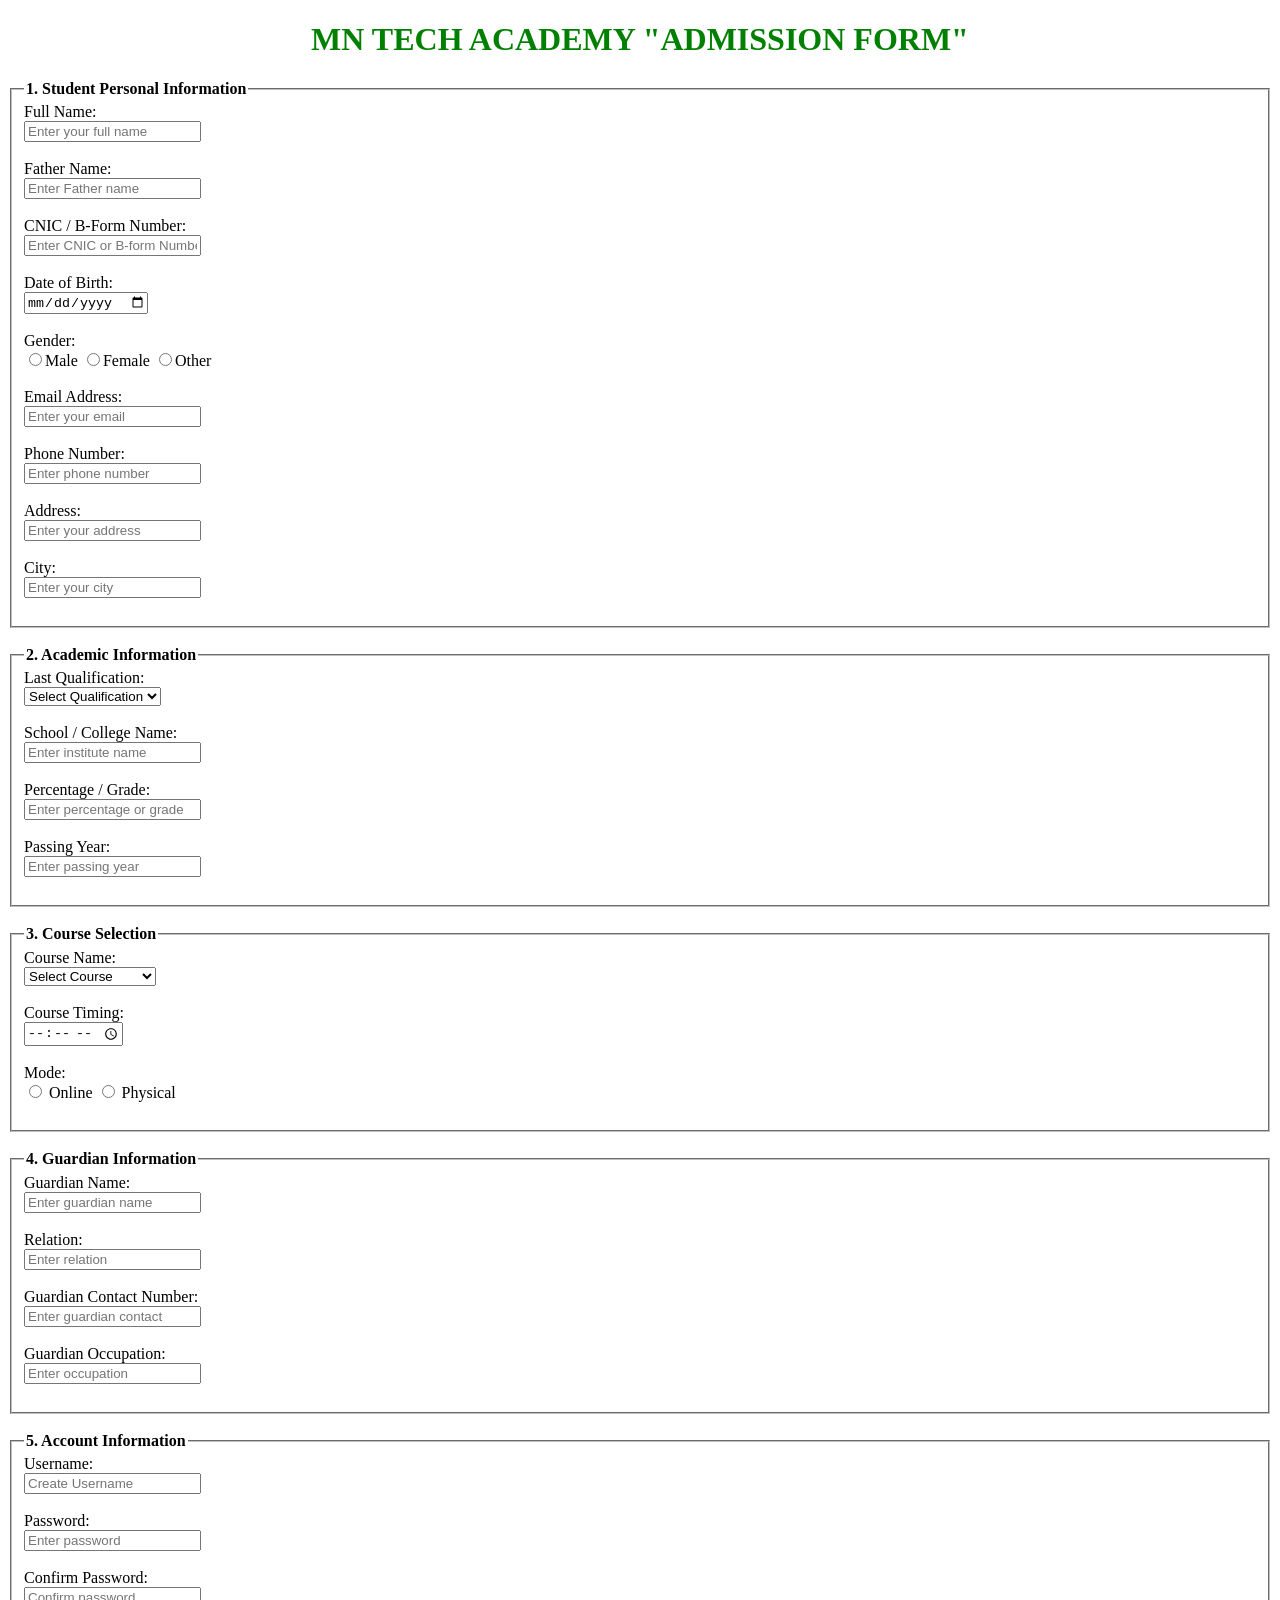
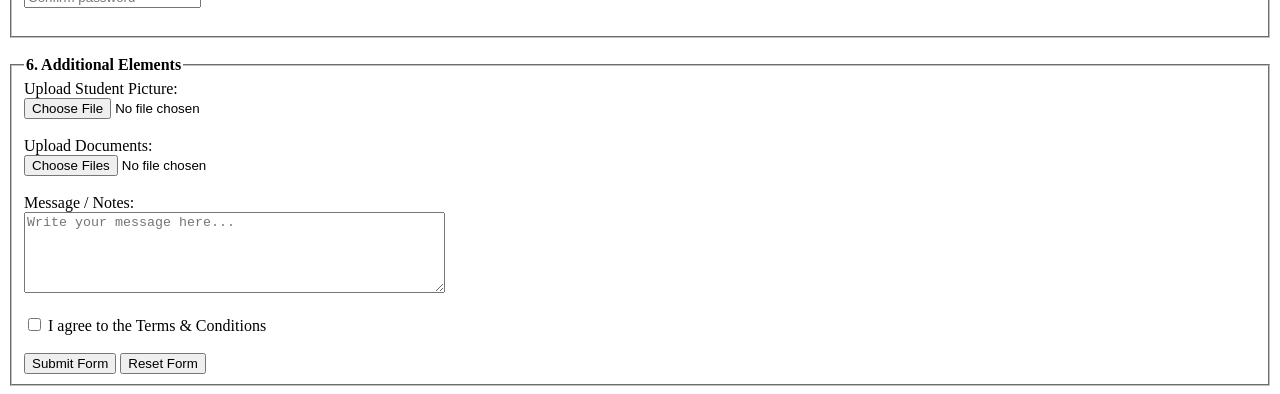
<file: Admission Form/index.html>
<!DOCTYPE html>
<html lang="en">

<head>
    <meta charset="UTF-8">
    <meta name="viewport" content="width=device-width, initial-scale=1.0">
    <title>MN Tech Academy Admission Form</title>
</head>

<body>
    <font size="3" color="green">
        <h1 align="center">MN TECH ACADEMY "ADMISSION FORM"</h1>
    </font>

    <form>

        <!-- student personal information  -->
        <fieldset>
            <legend><b>1. Student Personal Information</b></legend>

            <label>Full Name:</label><br>
            <input type="text" placeholder="Enter your full name" required> <br><br>

            <label>Father Name:</label><br>
            <input type="text" placeholder="Enter Father name" required><br><br>

            <label>CNIC / B-Form Number:</label><br>
            <input type="text" placeholder="Enter CNIC or B-form Number" required><br><br>

            <label>Date of Birth:</label><br>
            <input type="date"><br><br>

            <label>Gender:</label><br>
            <input type="radio" name="gender" value="male">Male
            <input type="radio" name="gender" value="female">Female
            <input type="radio" name="gender">Other
            <br><br>

            <label>Email Address:</label><br>
            <input type="email" placeholder="Enter your email" required><br><br>

            <label>Phone Number:</label><br>
            <input type="tel" placeholder="Enter phone number" required><br><br>

            <label>Address:</label><br>
            <input type="text" placeholder="Enter your address" required><br><br>


            <label>City:</label><br>
            <input type="text" placeholder="Enter your city" required><br><br>
        </fieldset>

        <br>

        <!-- academic information -->
        <fieldset>
            <legend><b>2. Academic Information</b></legend>

            <label>Last Qualification:</label><br>
            <select required>
                <option value="">Select Qualification</option>
                <option>Matric</option>
                <option>Intermediate</option>
                <option>Graduate</option>
                <option>Masters</option>
            </select>
            <br><br>

            <label>School / College Name:</label><br>
            <input type="text" placeholder="Enter institute name" required><br><br>

            <label>Percentage / Grade:</label><br>
            <input type="text" placeholder="Enter percentage or grade" required><br><br>

            <label>Passing Year:</label><br>
            <input type="number" placeholder="Enter passing year" required><br><br>
        </fieldset>

        <br>

        <!-- course selection -->
        <fieldset>
            <legend><b>3. Course Selection</b></legend>

            <label>Course Name:</label><br>
            <select required>
                <option value="">Select Course</option>
                <option>Web Development</option>
                <option>Graphic Designing</option>
                <option>Data Science</option>
                <option>Digital Marketing</option>
            </select>
            <br><br>

            <label>Course Timing:</label><br>
            <input type="time" required><br><br>

            <label>Mode:</label><br>
            <input type="radio" name="mode"> Online
            <input type="radio" name="mode"> Physical
            <br><br>
        </fieldset>

        <br>

        <!-- guardian information -->
        <fieldset>
            <legend><b>4. Guardian Information</b></legend>

            <label>Guardian Name:</label><br>
            <input type="text" placeholder="Enter guardian name" required><br><br>

            <label>Relation:</label><br>
            <input type="text" placeholder="Enter relation" required><br><br>

            <label>Guardian Contact Number:</label><br>
            <input type="tel" placeholder="Enter guardian contact" required><br><br>

            <label>Guardian Occupation:</label><br>
            <input type="text" placeholder="Enter occupation" required><br><br>
        </fieldset>

        <br>

        <!-- account information -->
        <fieldset>
            <legend><b>5. Account Information</b></legend>

            <label>Username:</label><br>
            <input type="text" placeholder="Create Username" required><br><br>

            <label>Password:</label><br>
            <input type="password" placeholder="Enter password" required> <br><br>


            <label>Confirm Password:</label><br>
            <input type="password" placeholder="Confirm password" required> <br><br>
        </fieldset>

        <br>

        <!-- additional elements -->
        <fieldset>
            <legend><b>6. Additional Elements</b></legend>

            <label>Upload Student Picture:</label><br>
            <input type="file" accept="image/*"><br><br>

            <label>Upload Documents:</label><br>
            <input type="file" multiple><br><br>

            <label>Message / Notes:</label><br>
            <textarea rows="5" cols="50" placeholder="Write your message here..."></textarea>
            <br><br>

            <input type="checkbox" required>
            I agree to the Terms & Conditions
            <br><br>

            <input type="submit" value="Submit Form">
            <input type="reset" value="Reset Form">

        </fieldset>
    </form>
</body>

</html>
</file>
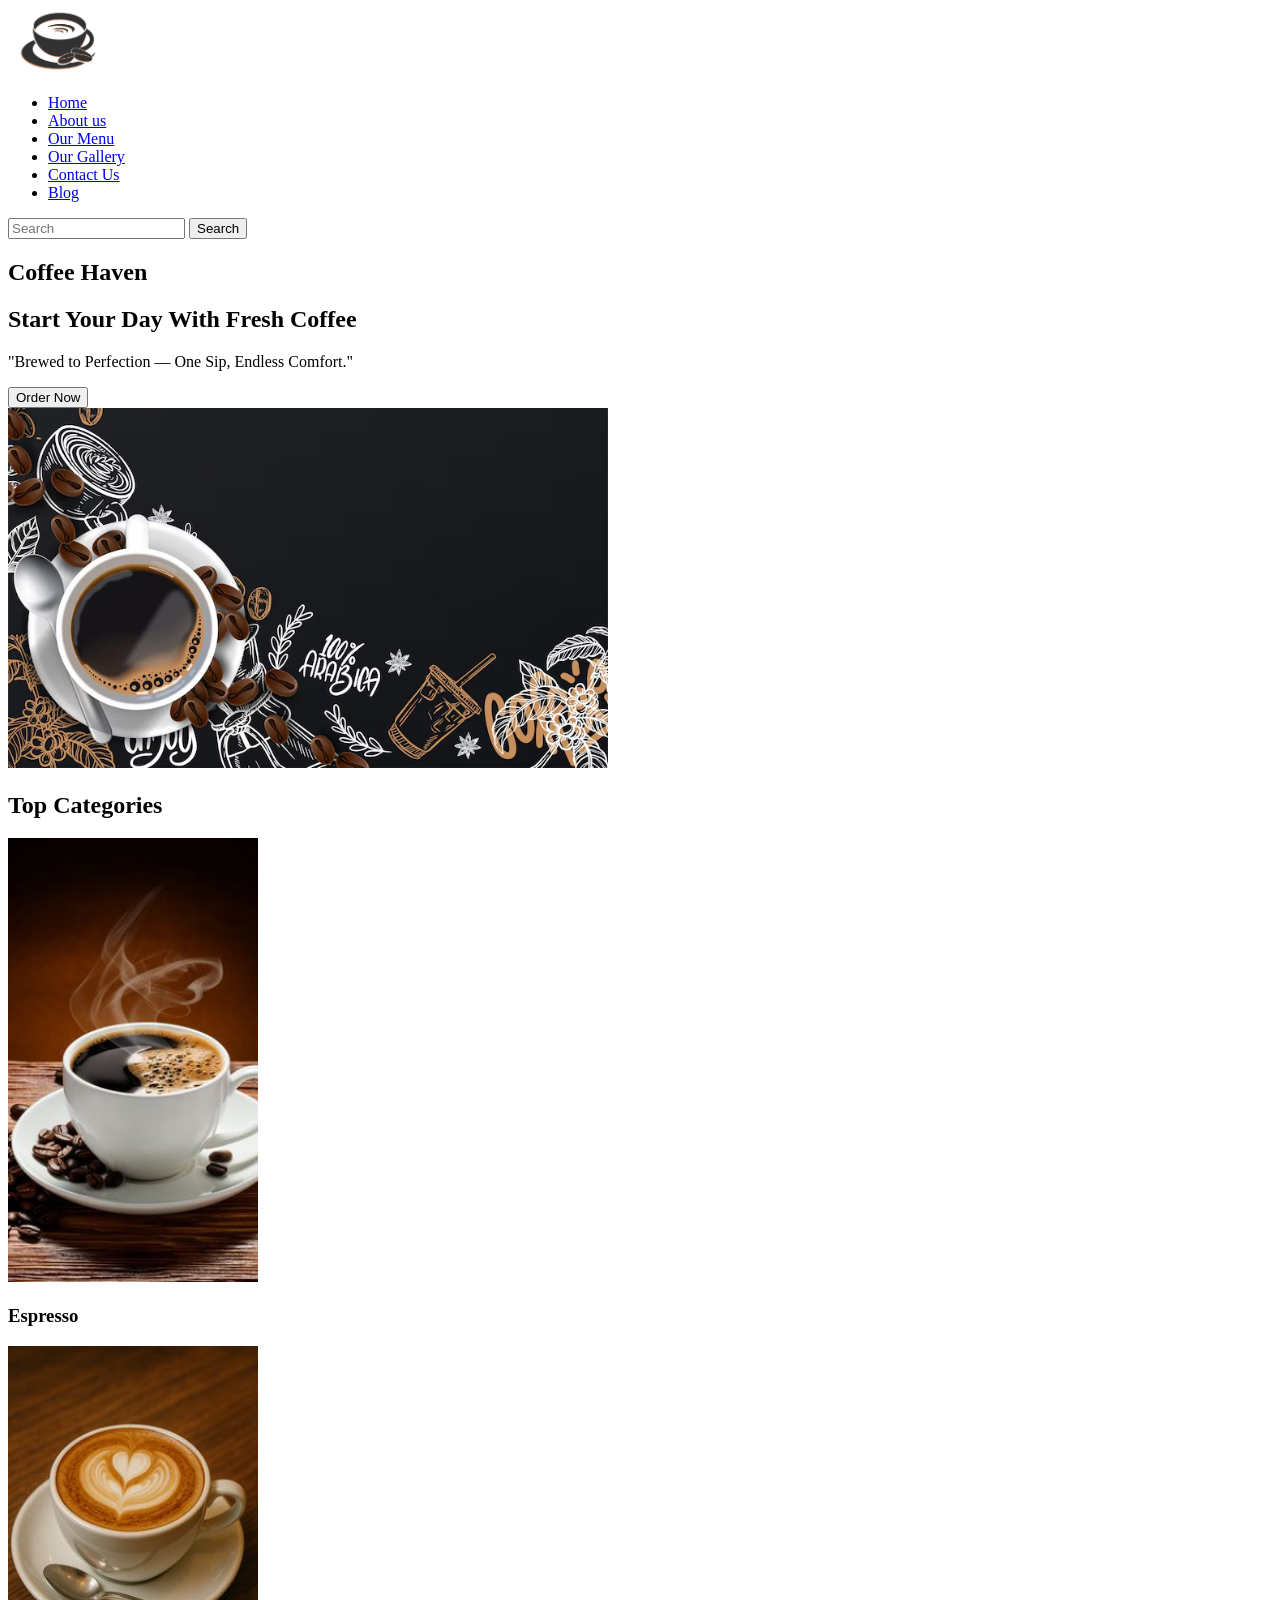
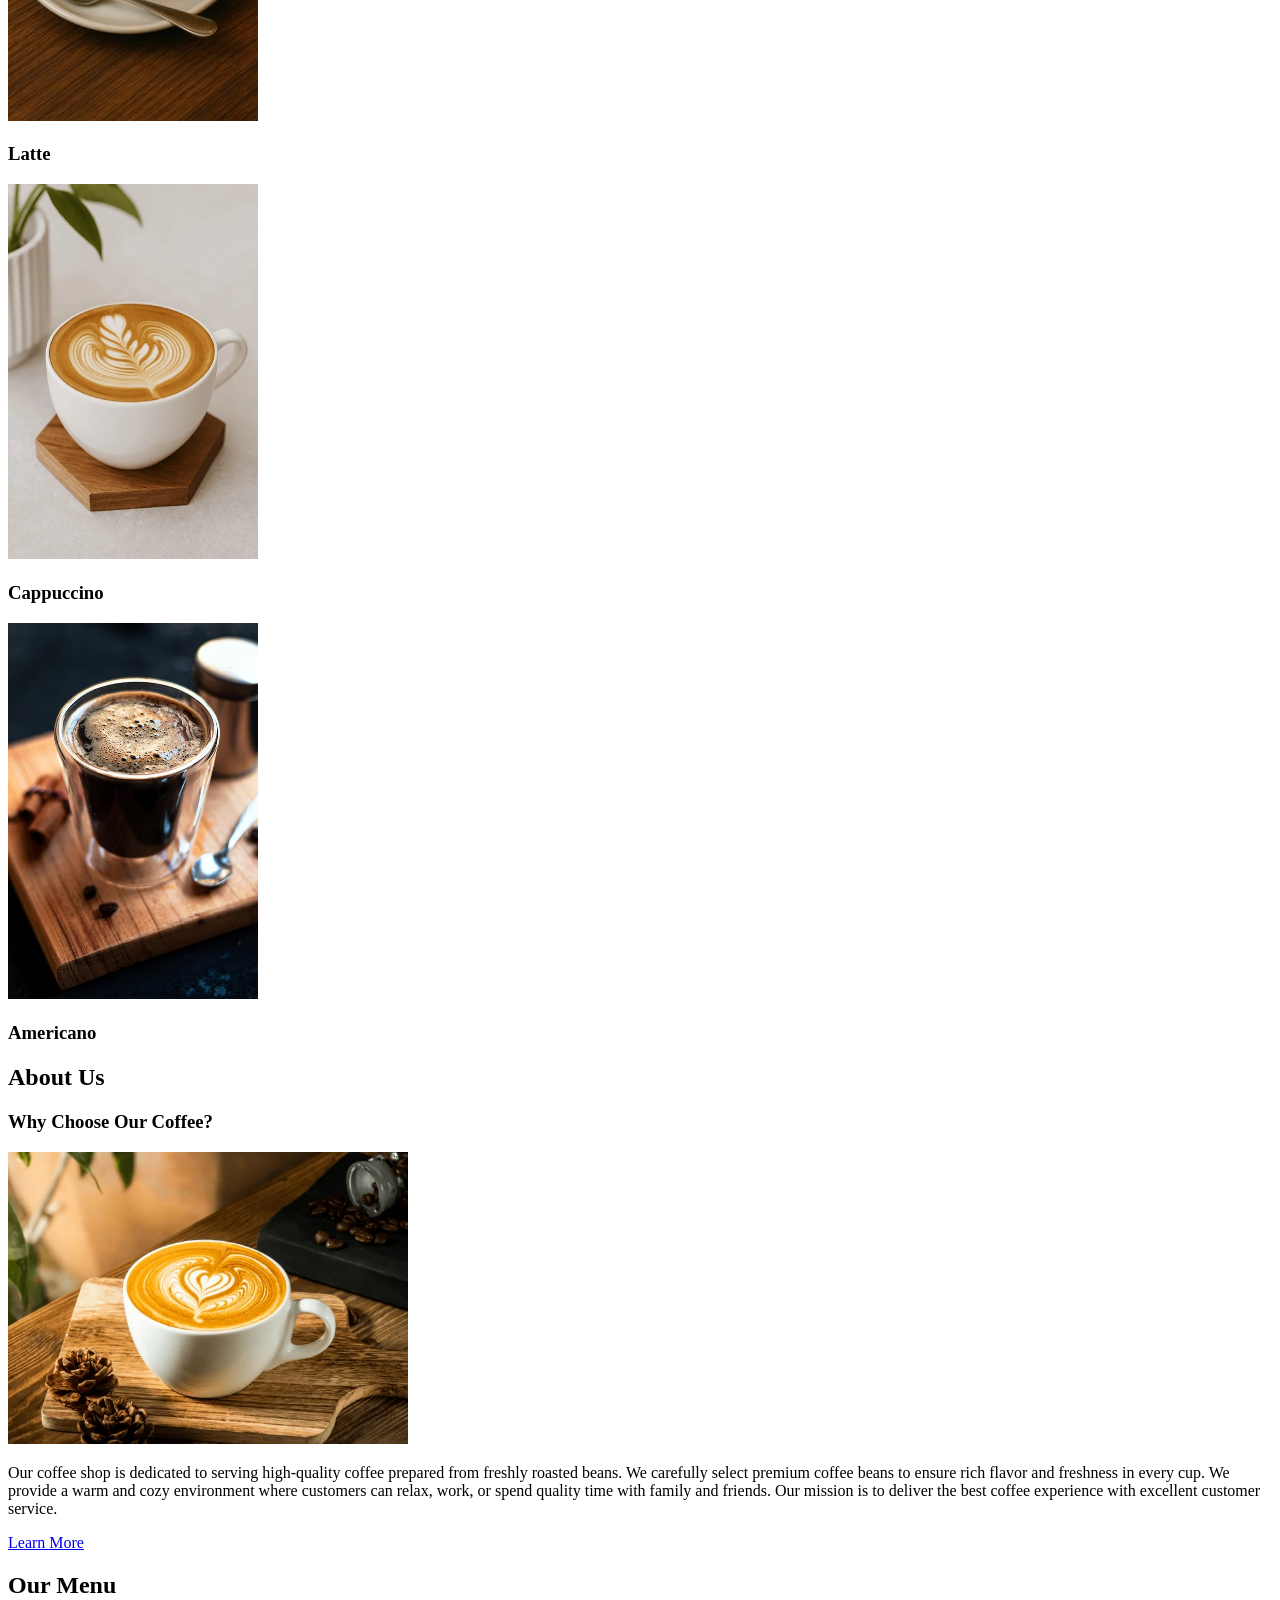
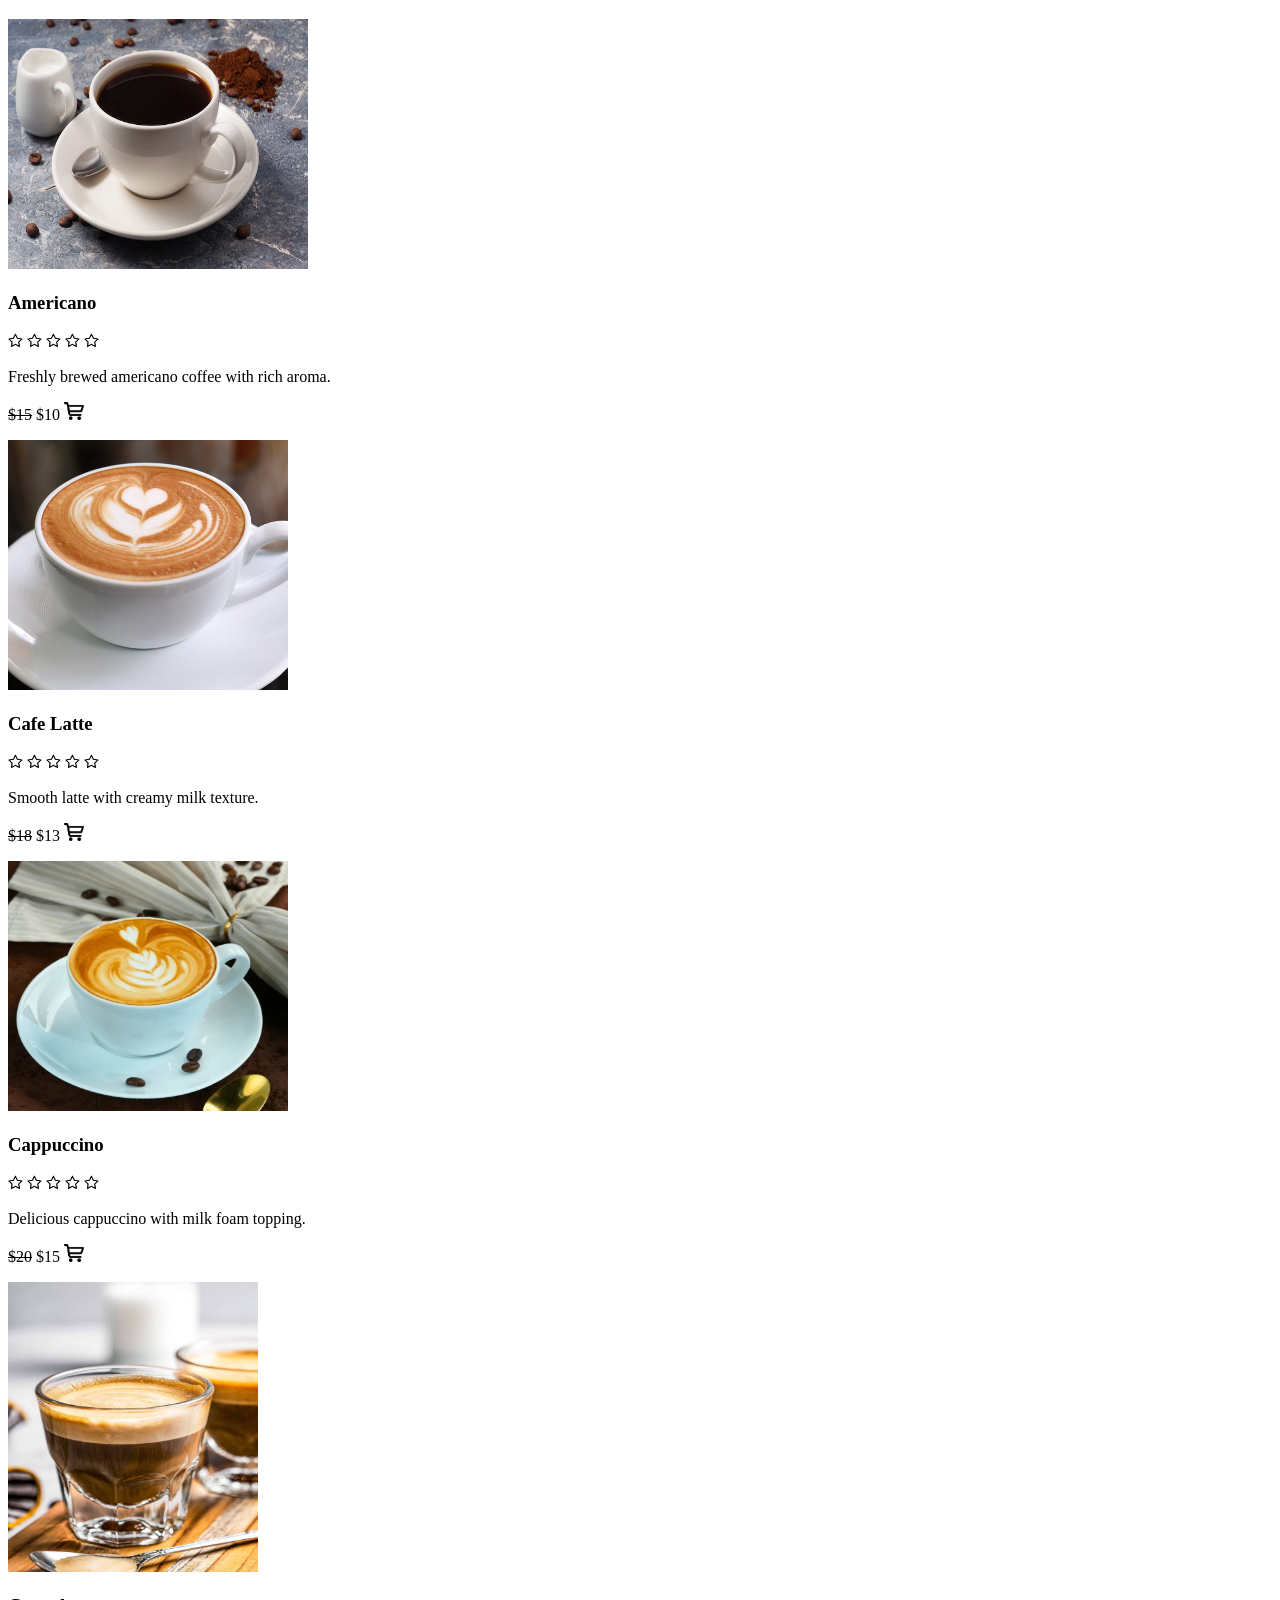
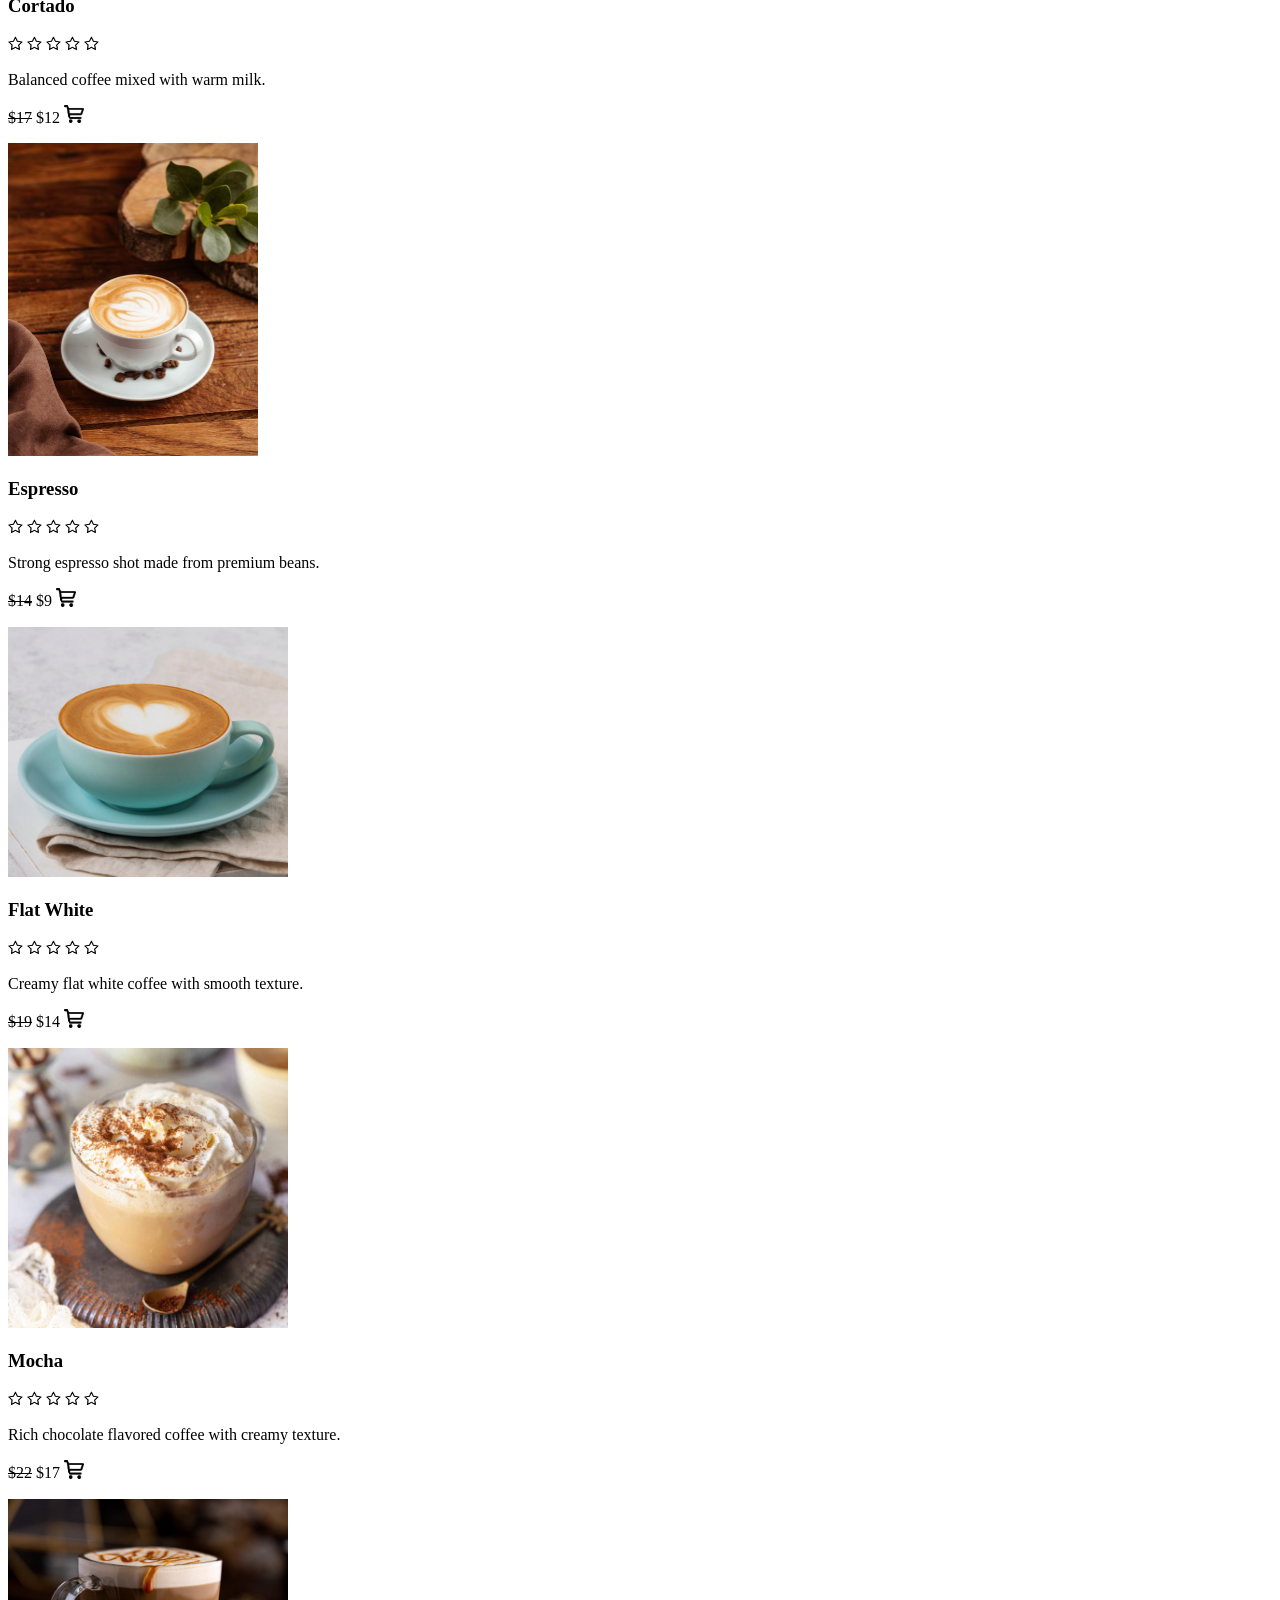
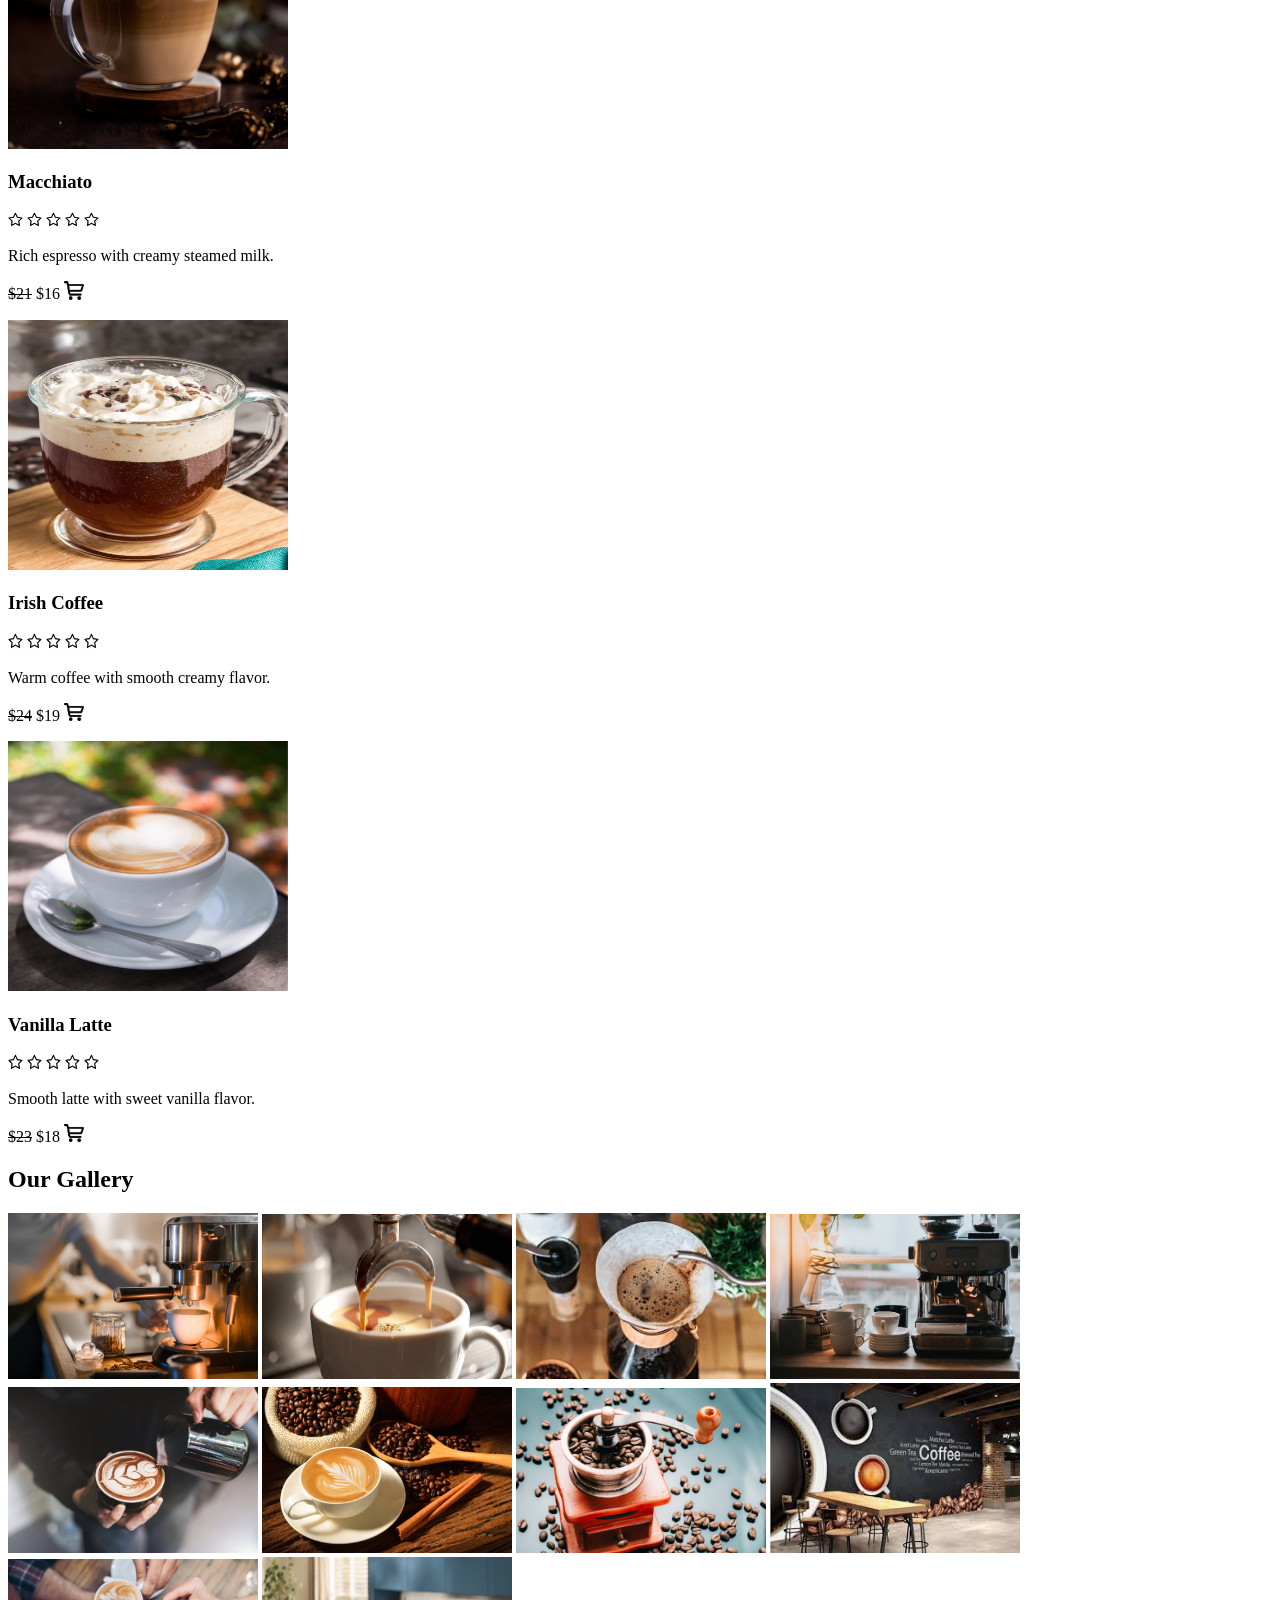
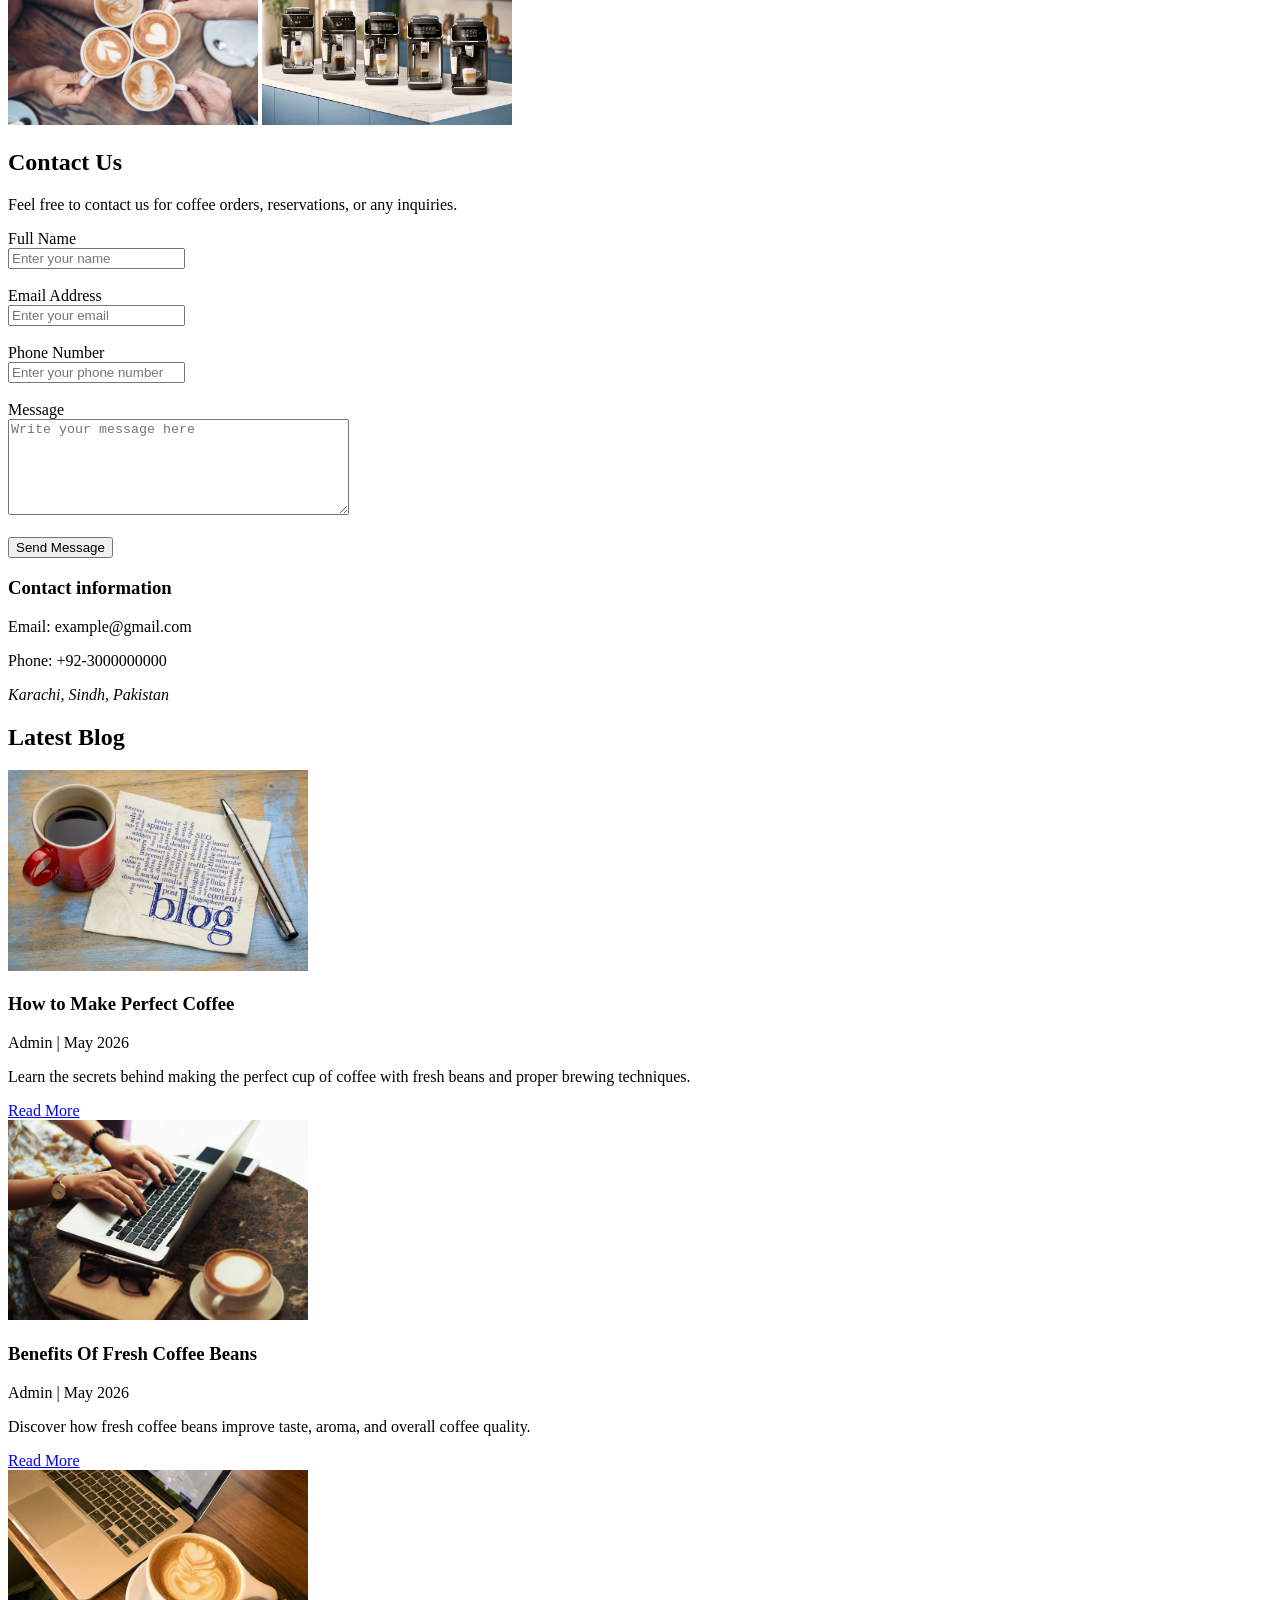
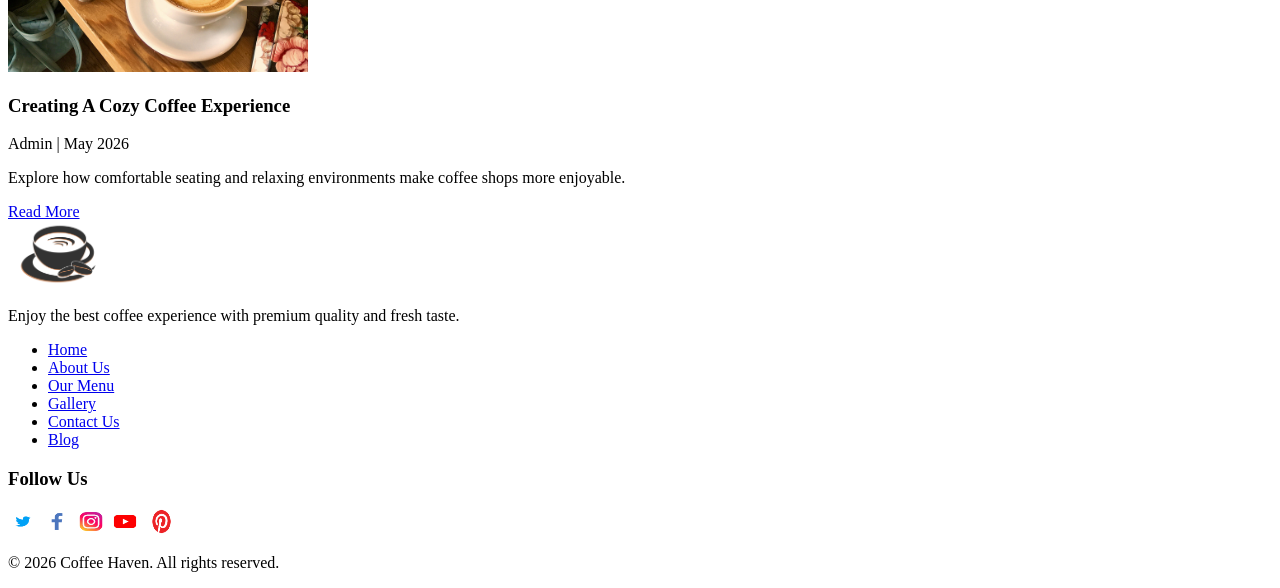
<file: Coffee Shop Website HTML/index.html>
<!DOCTYPE html>
<html lang="en">

<head>
    <meta charset="UTF-8">
    <meta name="viewport" content="width=device-width, initial-scale=1.0">
    <meta name="description" content="Coffee Haven serves fresh coffee, delicious drinks, and a cozy cafe experience.">
    <!-- website title -->
    <title>Coffee Shop Website</title>
</head>

<body>

    <!-- ================= HEADER SECTION START ================= -->
    <header>
        <nav>

            <!-- Website Logo -->
            <div class="logo">
                <img src="./images/logo.png" alt="logo" width="100">
            </div>

            <!-- Navigation Menu -->
            <ul>
                <li>
                    <a href="#home">Home</a>
                </li>

                <li>
                    <a href="#about">About us</a>
                </li>

                <li>
                    <a href="#menu">Our Menu</a>
                </li>

                <li>
                    <a href="#gallery">Our Gallery</a>
                </li>

                <li>
                    <a href="#contact">Contact Us</a>
                </li>

                <li>
                    <a href="#blog">Blog</a>
                </li>
            </ul>

            <!-- Search Placeholder -->
            <input type="search" placeholder="Search" aria-label="Search Coffee Items">
            <button>Search</button>
        </nav>
    </header>

    <!-- ================= HEADER SECTION END ================= -->

    <!-- ================= MAIN SECTION START ================= -->

    <main>
        <!-- ================= HERO SECTION START ================= -->

        <section id="home">

            <div>

                <!-- Main Title -->
                <h1>Coffee Haven</h1>

                <!-- Main Heading -->
                <h2>Start Your Day With Fresh Coffee</h2>

                <!-- Descriptive Line -->
                <p>"Brewed to Perfection — One Sip, Endless Comfort."</p>

                <!-- Button -->
                <button>Order Now</button>
            </div>

            <!-- Hero Image -->
            <div>
                <img src="./images/heroImg.avif" alt="Hero Image" width="600">
            </div>
        </section>

        <!-- ================= HERO SECTION END ================= -->

        <!-- ================= CATEGORY SECTION START ================= -->

        <section id="category">

            <!-- Section Heading -->
            <h2>Top Categories</h2>

            <!-- Categories Container -->
            <div>
                <!-- Category 1 -->
                <div>
                    <img src="./images/category-img-1.jpg" alt="Espresso coffee" width="250">
                    <h3>Espresso</h3>
                </div>

                <!-- Category 2 -->
                <div>
                    <img src="./images/category-img-2.jpg" alt="Latte coffee" width="250">
                    <h3>Latte</h3>
                </div>

                <!-- Category 3 -->
                <div>
                    <img src="./images/category-img-3.jpg" alt="Cappuccino coffee" width="250">
                    <h3>Cappuccino</h3>
                </div>

                <!-- Category 4 -->
                <div>
                    <img src="./images/category-img-4.jpg" alt="Americano coffee" width="250">
                    <h3>Americano</h3>
                </div>
            </div>
        </section>
        <!-- ================= CATEGORY SECTION END ================= -->


        <!-- ================= ABOUT SECTION START================= -->

        <section id="about">

            <!-- Section Heading -->
            <h2>About Us</h2>
            <h3>Why Choose Our Coffee?</h3>

            <div>
                <!-- About Image -->
                <div>
                    <img src="./images/aboutImg.webp" alt="Coffee shop interior" width="400">
                </div>

                <!-- About Content -->
                <div>
                    <p> Our coffee shop is dedicated to serving high-quality coffee
                        prepared from freshly roasted beans. We carefully select
                        premium coffee beans to ensure rich flavor and freshness in
                        every cup.
                        We provide a warm and cozy environment where customers can
                        relax, work, or spend quality time with family and friends.
                        Our mission is to deliver the best coffee experience with
                        excellent customer service.</p>

                    <!-- Learn More -->
                    <a href="#">Learn More</a>
                </div>
            </div>
        </section>

        <!-- ================= ABOUT SECTION END ================= -->

        <!-- ================= MENU SECTION START================= -->
        <section id="menu">

            <!-- Section Heading -->
            <h2>Our Menu</h2>

            <!-- Menu Container -->
            <div>

                <!-- Menu Item 1  -->
                <div>
                    <img src="./images/menu-img-1.jpg" alt="Americano coffee" width="300" height="250">
                    <h3>Americano</h3>
                    <div class="rating">
                        <img src="./images/starIcon.png" alt="star" width="15">
                        <img src="./images/starIcon.png" alt="star" width="15">
                        <img src="./images/starIcon.png" alt="star" width="15">
                        <img src="./images/starIcon.png" alt="star" width="15">
                        <img src="./images/starIcon.png" alt="star" width="15">
                    </div>
                    <p>Freshly brewed americano coffee with rich aroma.</p>

                    <p>
                        <del>$15</del>
                        <span>$10</span>
                        <img src="./images/cartImg.png" alt="Cart icon" width="20" class="cart-icon">
                    </p>

                </div>

                <!-- Menu Item 2 -->
                <div>
                    <img src="./images/menu-img-2.jpg" alt="Cafe Latte coffee" width="280" height="250">
                    <h3>Cafe Latte</h3>
                    <div class="rating">
                        <img src="./images/starIcon.png" alt="star" width="15">
                        <img src="./images/starIcon.png" alt="star" width="15">
                        <img src="./images/starIcon.png" alt="star" width="15">
                        <img src="./images/starIcon.png" alt="star" width="15">
                        <img src="./images/starIcon.png" alt="star" width="15">
                    </div>
                    <p>Smooth latte with creamy milk texture.</p>

                    <p>
                        <del>$18</del>
                        <span>$13</span>
                        <img src="./images/cartImg.png" alt="Cart icon" width="20" class="cart-icon">
                    </p>

                </div>

                <!-- Menu Item 3 -->
                <div>
                    <img src="./images/menu-img-3.jpg" alt="Cappuccino coffee" width="280" height="250">
                    <h3>Cappuccino</h3>
                    <div class="rating">
                        <img src="./images/starIcon.png" alt="star" width="15">
                        <img src="./images/starIcon.png" alt="star" width="15">
                        <img src="./images/starIcon.png" alt="star" width="15">
                        <img src="./images/starIcon.png" alt="star" width="15">
                        <img src="./images/starIcon.png" alt="star" width="15">
                    </div>

                    <p> Delicious cappuccino with milk foam topping.</p>

                    <p>
                        <del>$20</del>
                        <span>$15</span>
                        <img src="./images/cartImg.png" alt="Cart icon" width="20" class="cart-icon">
                    </p>

                </div>

                <!-- Menu Item 4 -->
                <div>
                    <img src="./images/menu-img-4.jpg" alt="Cortado coffee" width="250" height="290">
                    <h3>Cortado</h3>
                    <div class="rating">
                        <img src="./images/starIcon.png" alt="star" width="15">
                        <img src="./images/starIcon.png" alt="star" width="15">
                        <img src="./images/starIcon.png" alt="star" width="15">
                        <img src="./images/starIcon.png" alt="star" width="15">
                        <img src="./images/starIcon.png" alt="star" width="15">
                    </div>
                    <p>Balanced coffee mixed with warm milk.</p>

                    <p>
                        <del>$17</del>
                        <span>$12</span>
                        <img src="./images/cartImg.png" alt="Cart icon" width="20" class="cart-icon">
                    </p>

                </div>

                <!-- Menu Item 5 -->
                <div>
                    <img src="./images/menu-img-5.jpg" alt="Espresso coffee" width="250">
                    <h3>Espresso</h3>
                    <div class="rating">
                        <img src="./images/starIcon.png" alt="star" width="15">
                        <img src="./images/starIcon.png" alt="star" width="15">
                        <img src="./images/starIcon.png" alt="star" width="15">
                        <img src="./images/starIcon.png" alt="star" width="15">
                        <img src="./images/starIcon.png" alt="star" width="15">
                    </div>
                    <p>Strong espresso shot made from premium beans.</p>

                    <p>
                        <del>$14</del>
                        <span>$9</span>
                        <img src="./images/cartImg.png" alt="Cart icon" width="20" class="cart-icon">
                    </p>

                </div>

                <!-- Menu Item 6 -->
                <div>
                    <img src="./images/menu-img-6.jpg" alt="Flat White coffee" width="280" height="250">
                    <h3>Flat White</h3>
                    <div class="rating">
                        <img src="./images/starIcon.png" alt="star" width="15">
                        <img src="./images/starIcon.png" alt="star" width="15">
                        <img src="./images/starIcon.png" alt="star" width="15">
                        <img src="./images/starIcon.png" alt="star" width="15">
                        <img src="./images/starIcon.png" alt="star" width="15">
                    </div>
                    <p>Creamy flat white coffee with smooth texture.</p>

                    <p>
                        <del>$19</del>
                        <span>$14</span>
                        <img src="./images/cartImg.png" alt="Cart icon" width="20" class="cart-icon">
                    </p>
                </div>

                <!-- Menu Item 7 -->
                <div>
                    <img src="./images/menu-img-7.jpg" alt="Mocha coffee" width="280">

                    <h3>Mocha</h3>
                    <div class="rating">
                        <img src="./images/starIcon.png" alt="star" width="15">
                        <img src="./images/starIcon.png" alt="star" width="15">
                        <img src="./images/starIcon.png" alt="star" width="15">
                        <img src="./images/starIcon.png" alt="star" width="15">
                        <img src="./images/starIcon.png" alt="star" width="15">
                    </div>

                    <p>Rich chocolate flavored coffee with creamy texture.</p>

                    <p>
                        <del>$22</del>
                        <span>$17</span>
                        <img src="./images/cartImg.png" alt="Cart icon" width="20" class="cart-icon">
                    </p>
                </div>

                <!-- Menu Item 8 -->
                <div>
                    <img src="./images/menu-img-8.jpg" alt="Macchiato coffee" width="280" height="250">

                    <h3>Macchiato</h3>

                    <div class="rating">
                        <img src="./images/starIcon.png" alt="star" width="15">
                        <img src="./images/starIcon.png" alt="star" width="15">
                        <img src="./images/starIcon.png" alt="star" width="15">
                        <img src="./images/starIcon.png" alt="star" width="15">
                        <img src="./images/starIcon.png" alt="star" width="15">
                    </div>

                    <p>Rich espresso with creamy steamed milk.</p>

                    <p>
                        <del>$21</del>
                        <span>$16</span>
                        <img src="./images/cartImg.png" alt="Cart icon" width="20" class="cart-icon">
                    </p>
                </div>

                <!-- Menu Item 9-->
                <div>
                    <img src="./images/menu-img-9.jpg" alt="Irish coffee" width="280" height="250">

                    <h3>Irish Coffee</h3>

                    <div class="rating">
                        <img src="./images/starIcon.png" alt="star" width="15">
                        <img src="./images/starIcon.png" alt="star" width="15">
                        <img src="./images/starIcon.png" alt="star" width="15">
                        <img src="./images/starIcon.png" alt="star" width="15">
                        <img src="./images/starIcon.png" alt="star" width="15">
                    </div>

                    <p>Warm coffee with smooth creamy flavor.</p>

                    <p>
                        <del>$24</del>
                        <span>$19</span>
                        <img src="./images/cartImg.png" alt="Cart icon" width="20" class="cart-icon">
                    </p>
                </div>

                <!-- Menu Item 10 -->
                <div>
                    <img src="./images/menu-img-10.jpg" alt="Vanilla latte coffee" width="280" height="250">

                    <h3>Vanilla Latte</h3>

                    <div class="rating">
                        <img src="./images/starIcon.png" alt="star" width="15">
                        <img src="./images/starIcon.png" alt="star" width="15">
                        <img src="./images/starIcon.png" alt="star" width="15">
                        <img src="./images/starIcon.png" alt="star" width="15">
                        <img src="./images/starIcon.png" alt="star" width="15">
                    </div>

                    <p>Smooth latte with sweet vanilla flavor.</p>

                    <p>
                        <del>$23</del>
                        <span>$18</span>
                        <img src="./images/cartImg.png" alt="Cart icon" width="20" class="cart-icon">
                    </p>
                </div>


            </div>
        </section>
        <!-- ================= MENU SECTION END================= -->

        <!-- ================= GALLERY SECTION START================= -->

        <section id="gallery">
            <!-- Section Heading -->
            <h2>Our Gallery</h2>

            <!-- Gallery Container -->
            <div>
                <img src="./images/gallery-img-1.avif" alt="Coffee machine image" width="250">

                <img src="./images/gallery-img-2.avif" alt="Coffee cup image" width="250" height="165">

                <img src="./images/gallery-img-3.avif" alt="Coffee making image" width="250">

                <img src="./images/gallery-img-4.avif" alt="Coffee machine image" width="250" height="165">

                <img src="./images/gallery-img-5.avif" alt="Fresh coffee preparation" width="250">

                <img src="./images/gallery-img-6.webp" alt="Coffee served on table" width="250">

                <img src="./images/gallery-img-7.avif" alt="Coffee beans image" width="250">

                <img src="./images/gallery-img-8.avif" alt="Coffee atmosphere image" width="250">

                <img src="./images/gallery-img-9.avif" alt="Coffee art image" width="250">

                <img src="./images/gallery-img-10.avif" alt="Coffee different machines image" width="250" height="168">


            </div>
        </section>
        <!-- ================= GALLERY SECTION END ================= -->

        <!-- ================= CONTACT SECTION START================= -->

        <section id="contact">
            <!-- Section Heading -->
            <h2>Contact Us</h2>

            <!-- Description -->
            <p> Feel free to contact us for coffee orders, reservations,
                or any inquiries.</p>

            <div>
                <!-- Contact Form -->
                <div>
                    <form>
                        <!-- Name -->
                        <div>
                            <label for="name">Full Name</label>
                            <br>

                            <input type="text" id="name" name="name" placeholder="Enter your name" required>

                        </div>
                        <br>

                        <!-- Email -->
                        <div>
                            <label for="email">Email Address</label>
                            <br>
                            <input type="email" name="email" id="email" placeholder="Enter your email" required>
                        </div>

                        <br>

                        <!-- Phone -->
                        <div>
                            <label for="phone">Phone Number</label>
                            <br>

                            <input type="tel" id="phone" name="phone" placeholder="Enter your phone number" required>
                        </div>

                        <br>

                        <!-- Message -->
                        <div>
                            <label for="message">Message</label>
                            <br>
                            <textarea name="message" id="message" rows="6" cols="40"
                                placeholder="Write your message here"></textarea>
                        </div>

                        <br>

                        <!-- Submit Button -->
                        <button type="submit">Send Message</button>
                    </form>
                </div>

                <!-- Contact Information -->
                <aside>
                    <h3>Contact information</h3>

                    <p>Email: example@gmail.com</p>
                    <p>Phone: +92-3000000000</p>
                    <address>
                        Karachi, Sindh, Pakistan
                    </address>
                </aside>
            </div>
        </section>
        <!-- ================= CONTACT SECTION END================= -->

        <!-- ================= BLOG SECTION START================= -->

        <section id="blog">

            <!-- Section Heading -->
            <h2>Latest Blog</h2>

            <!-- Blog Container -->
            <div>

                <!-- Blog Post 1 -->
                <article>
                    <img src="./images/blog-img-1.webp" alt="Coffee brewing process" width="300">

                    <h3>How to Make Perfect Coffee</h3>
                    <p>Admin | May 2026</p>
                    <p> Learn the secrets behind making the perfect cup of coffee
                        with fresh beans and proper brewing techniques.</p>
                    <a href="https://coffeeblog.co.uk/how-to-make-really-good-coffee-at-home-on-a-budget/"
                        target="_blank">Read More</a>
                </article>

                <!-- Blog Post 2 -->
                <article>
                    <img src="./images/blog-img-2.webp" alt="Coffee beans and cup" width="300">

                    <h3>Benefits Of Fresh Coffee Beans</h3>
                    <p>Admin | May 2026</p>
                    <p> Discover how fresh coffee beans improve taste, aroma,
                        and overall coffee quality.</p>

                    <a href="https://stopcancerfund.org/p-colon-cancer/good-news-for-coffee-drinkers-the-health-benefits-outweigh-the-risks-for-most-people/?gad_source=1&gad_campaignid=20651711904&gbraid=0AAAAAD_BUysilhLvoI87ySEJjhVmdNkHB&gclid=CjwKCAjw5ZXQBhBdEiwAI5XVWRzBHtBIS8uBYfkBEhEoejxQ7ZrBucuoGkThj-gM4ZUyvd8Jv3HI8hoCMHUQAvD_BwE"
                        target="_blank">Read More</a>
                </article>


                <!-- Blog Post 3 -->
                <article>
                    <img src="./images/blog-img-3.webp" alt="Coffee beans and cup" width="300">

                    <h3>Creating A Cozy Coffee Experience</h3>
                    <p>Admin | May 2026</p>
                    <p>
                        Explore how comfortable seating and relaxing environments
                        make coffee shops more enjoyable.
                    </p>

                    <a href="https://www.northcoastwashburn.com/post/how-to-create-a-cozy-coffee-shop-atmosphere"
                        target="_blank">Read
                        More</a>
                </article>
            </div>
        </section>
        <!-- ================= BLOG SECTION END================= -->

    </main>
    <!-- ================= MAIN SECTION END ================= -->


    <!-- ================= FOOTER SECTION START================= -->
    <footer>
        <!-- Website Name -->
        <div class="logo">
            <img src="./images/logo.png" alt="logo" width="100">
        </div>

        <!-- description -->
        <p>
            Enjoy the best coffee experience with premium quality and fresh taste.
        </p>

        <!-- Footer Navigation -->
        <ul>
            <li>
                <a href="#home">Home</a>
            </li>

            <li>
                <a href="#about">About Us</a>
            </li>

            <li>
                <a href="#menu">Our Menu</a>
            </li>

            <li>
                <a href="#gallery">Gallery</a>
            </li>

            <li>
                <a href="#contact">Contact Us</a>
            </li>

            <li>
                <a href="#blog">Blog</a>
            </li>
        </ul>

        <!-- Social Media  -->
        <h3>Follow Us</h3>
        <div class="social-icons">

            <img src="./images/twitter.png" alt="Twitter" width="30" height="25" class="social-icon">
            <img src="./images/facebook.png" alt="Facebook" width="30" height="25" class="social-icon">
            <img src="./images/instagram.png" alt="Instagram" width="30" height="25" class="social-icon">
            <img src="./images/youtube.png" alt="YouTube" width="30" height="25" class="social-icon">
            <img src="./images/pinterest.png" alt="Pinterest" width="35" height="25" class="social-icon">

        </div>

        <!-- CopyRight -->
        <p>
            &copy; 2026 Coffee Haven. All rights reserved.
        </p>
    </footer>
    <!-- ================= FOOTER SECTION END================= -->


</body>

</html>
</file>
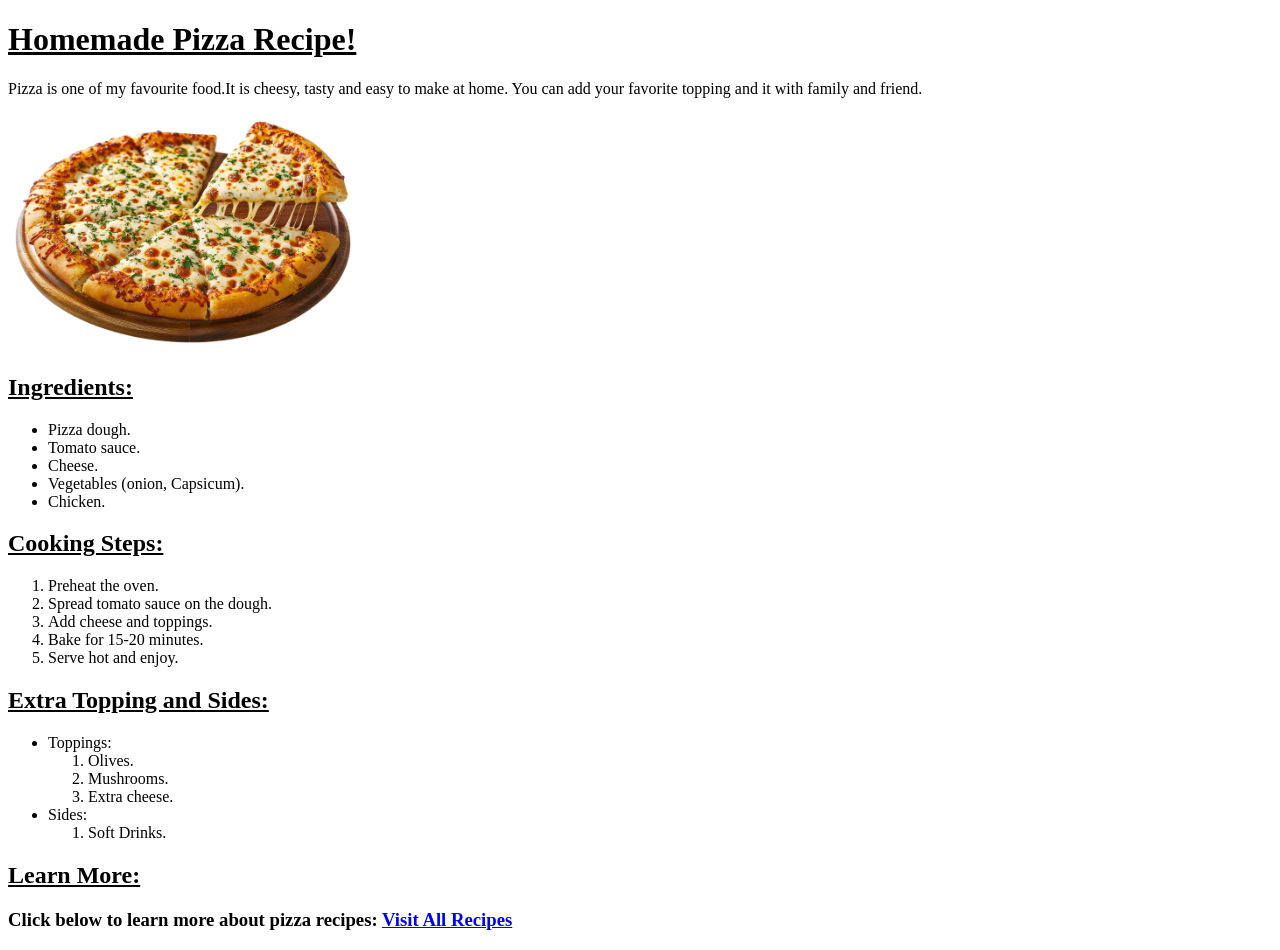
<file: Food Recipe/index.html>
<!DOCTYPE html>
<html lang="en">

<head>
    <meta charset="UTF-8">
    <meta name="viewport" content="width=device-width, initial-scale=1.0">
    <title>Pizza Recipe</title>
</head>

<body>
    <!-- Heading -->
    <h1><b><u>Homemade Pizza Recipe!</u></b></h1>

    <!-- Introduction -->
    <p>Pizza is one of my favourite food.It is cheesy, tasty and easy to make at home.
        You can add your favorite topping and it with family and friend.</p>

    <!-- Image -->
    <img src="./pizza.png" alt="Pizza Image" width="350px">

    <!-- Ingredients -->
    <h2><u>Ingredients:</u></h2>
    <ul>
        <li>Pizza dough.</li>
        <li>Tomato sauce.</li>
        <li>Cheese.</li>
        <li>Vegetables (onion, Capsicum).</li>
        <li>Chicken.</li>
    </ul>

    <!-- Steps -->
    <h2><u>Cooking Steps:</u></h2>
    <ol>
        <li>Preheat the oven.</li>
        <li>Spread tomato sauce on the dough.</li>
        <li>Add cheese and toppings.</li>
        <li>Bake for 15-20 minutes.</li>
        <li>Serve hot and enjoy.</li>
    </ol>

    <!-- Nested List -->
    <h2><u>Extra Topping and Sides:</u></h2>
    <ul>
        <li>Toppings:
            <ol>
                <li>Olives.</li>
                <li>Mushrooms.</li>
                <li>Extra cheese.</li>
            </ol>
        </li>

        <li>Sides:
            <ol>
                <li>Soft Drinks.</li>
            </ol>
        </li>
    </ul>

    <!-- link -->
    <h2><u>Learn More:</u></h2>
    <h3>Click below to learn more about pizza recipes:
        <a href="https://www.allrecipes.com/" target="_blank">Visit All Recipes</a>
    </h3>


</body>

</html>
</file>
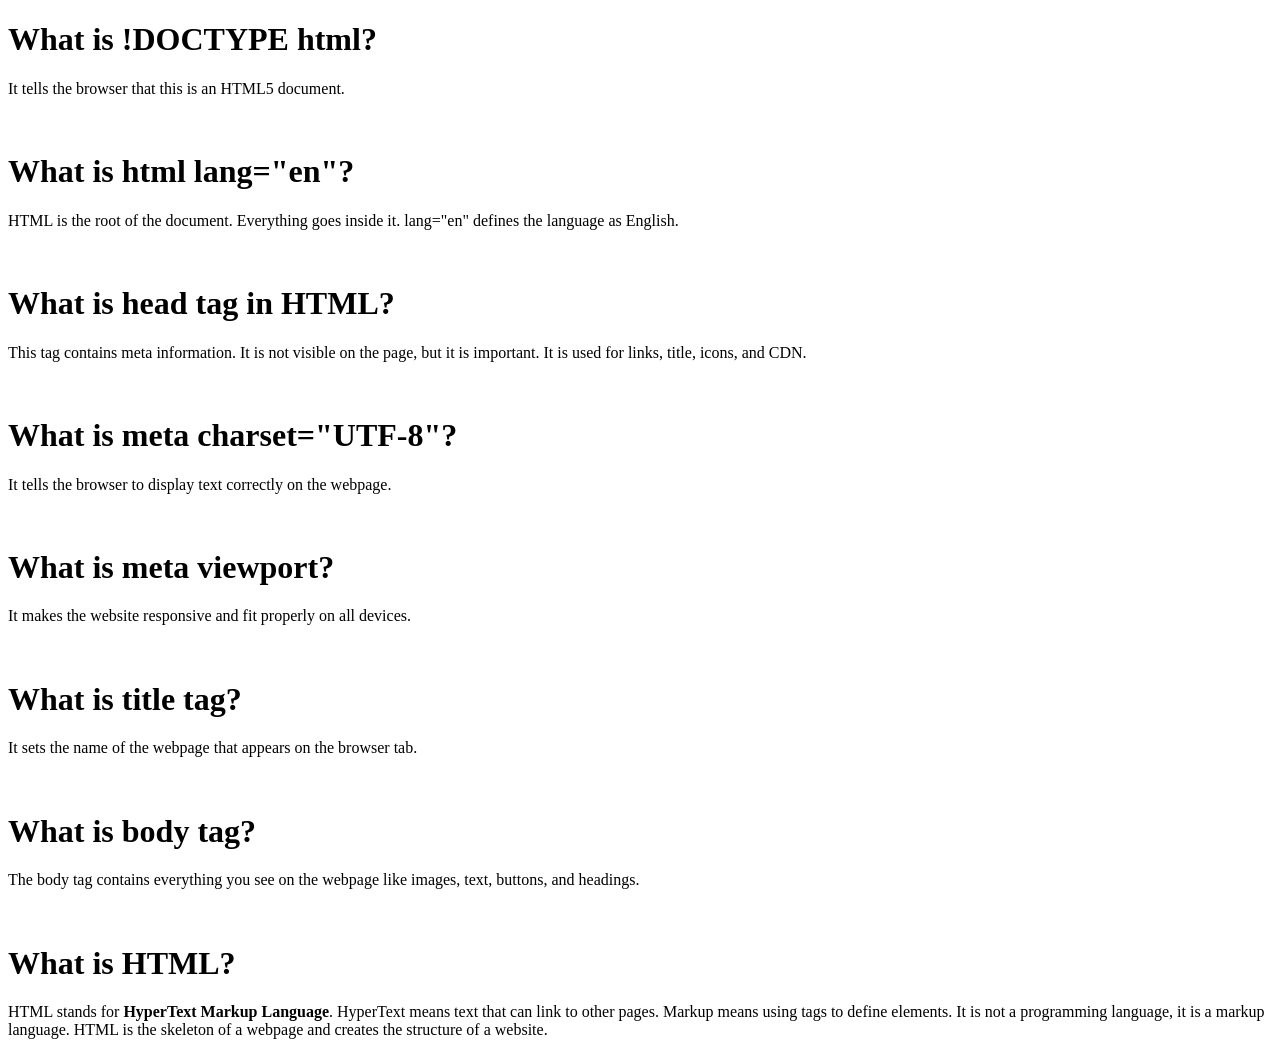
<file: HTML Assignment/index.html>
<!DOCTYPE html>
<html lang="en">

<head>
    <meta charset="UTF-8">
    <meta name="viewport" content="width=device-width, initial-scale=1.0">
    <title>HTML Document</title>
</head>

<body>
    <h1>What is !DOCTYPE html?</h1>
    <p>It tells the browser that this is an HTML5 document.</p><br>

    <h1>What is html lang="en"?</h1>
    <p>HTML is the root of the document. Everything goes inside it. 
    lang="en" defines the language as English.</p><br>

    <h1>What is head tag in HTML?</h1>
    <p>This tag contains meta information. It is not visible on the page, 
    but it is important. It is used for links, title, icons, and CDN.</p><br>

    <h1>What is meta charset="UTF-8"?</h1>
    <p>It tells the browser to display text correctly on the webpage.</p><br>

    <h1>What is meta viewport?</h1>
    <p>It makes the website responsive and fit properly on all devices.</p><br>

    <h1>What is title tag?</h1>
    <p>It sets the name of the webpage that appears on the browser tab.</p><br>

    <h1>What is body tag?</h1>
    <p>The body tag contains everything you see on the webpage like images, 
    text, buttons, and headings.</p><br>

    <h1>What is HTML?</h1>
    <p>HTML stands for <b>HyperText Markup Language</b>. 
    HyperText means text that can link to other pages. 
    Markup means using tags to define elements. 
    It is not a programming language, it is a markup language. 
    HTML is the skeleton of a webpage and creates the structure of a website.</p>
</body>

</html>
</file>
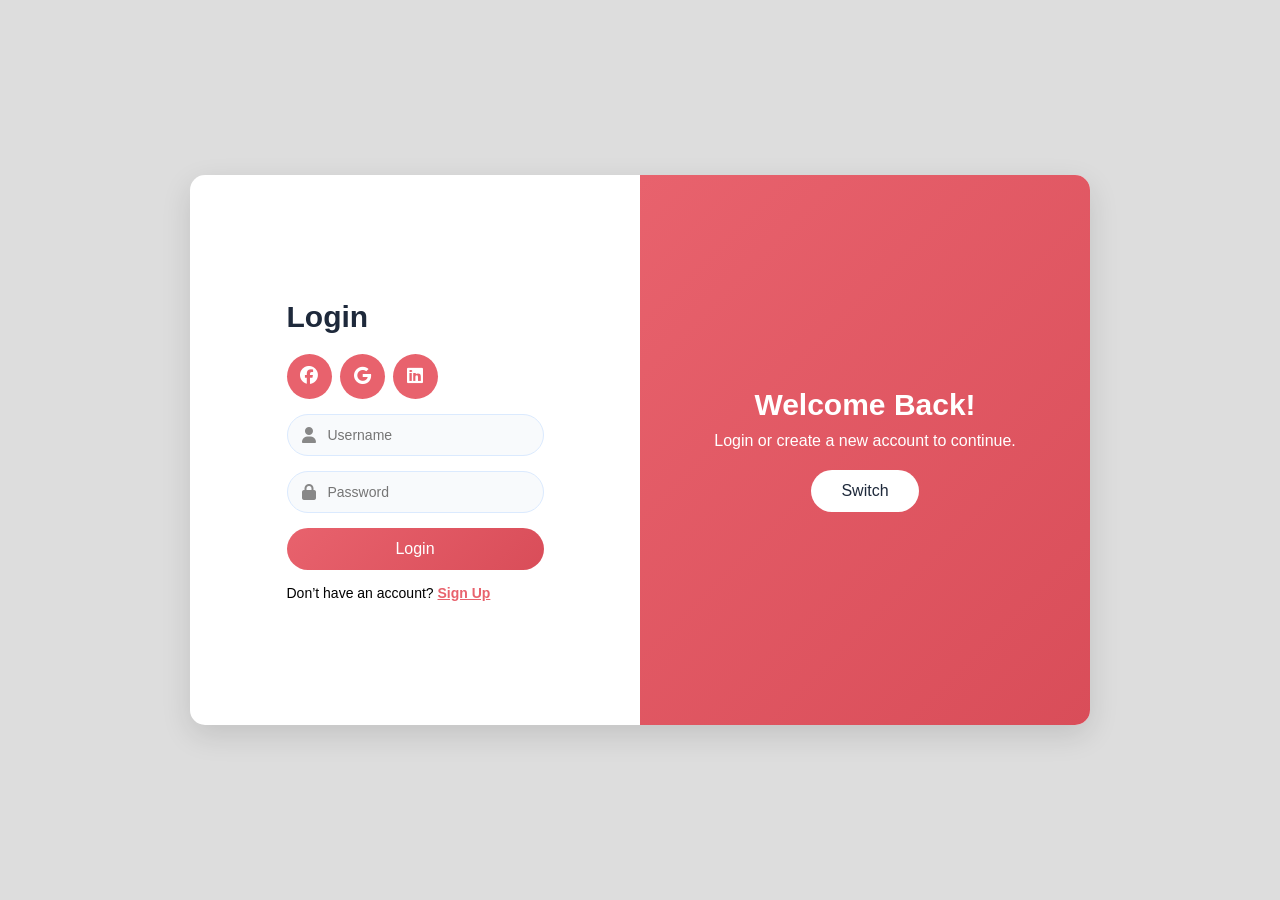
<file: login-form-main/index.html>
<!DOCTYPE html>
<html lang="en">
<head>
  <meta charset="UTF-8">
  <meta name="viewport" content="width=device-width, initial-scale=1.0">
  <title>Login & Signup</title>
  <link rel="stylesheet" href="style.css">
  <link rel="stylesheet" href="https://cdnjs.cloudflare.com/ajax/libs/font-awesome/6.5.0/css/all.min.css">
</head>
<body>

  <div class="container" id="container">

    <div class="form-section">

      <!-- LOGIN FORM -->
      <form class="login-form">
        <h2>Login</h2>

        <div class="social-login" style="gap: 8px;">
          <button class="fb"><i class="fab fa-facebook"></i></button>
          <button class="google"><i class="fab fa-google"></i></button>
          <button class="linkedin"><i class="fab fa-linkedin"></i></button>
        </div>

        <div class="form-group">
          <i class="fas fa-user"></i>
          <input type="text" placeholder="Username" required>
        </div>

        <div class="form-group">
          <i class="fas fa-lock"></i>
          <input type="password" placeholder="Password" required>
        </div>

        <button type="submit" class="btn">Login</button>

        <p style="margin-top: 15px; font-size: 14px;">
          Don’t have an account?
          <a href="#" id="goToSignup" style="cursor:pointer; font-weight:600;">
            Sign Up
          </a>
        </p>
      </form>

      <!-- SIGNUP FORM -->
      <form class="signup-form">
        <h2>Sign Up</h2>

        <div class="form-group">
          <i class="fas fa-user"></i>
          <input type="text" placeholder="Full Name" required>
        </div>

        <div class="form-group">
          <i class="fas fa-envelope"></i>
          <input type="email" placeholder="Email" required>
        </div>

        <div class="form-group">
          <i class="fas fa-lock"></i>
          <input type="password" placeholder="Password" required>
        </div>

        <button type="submit" class="btn">Sign Up</button>

        <p style="margin-top: 15px; font-size: 14px;">
          Already have an account?
          <a href="#" id="goToLogin" style="cursor:pointer; font-weight:600;">
            Sign In
          </a>
        </p>
      </form>

    </div>

    <!-- SIDE SECTION -->
    <div class="side-section">
      <h2>Welcome Back!</h2>
      <p>Login or create a new account to continue.</p>
      <button class="side-btn" id="toggleBtn">Switch</button>
    </div>

  </div>
  <script src="script.js" type="module"></script>

</body
</file>
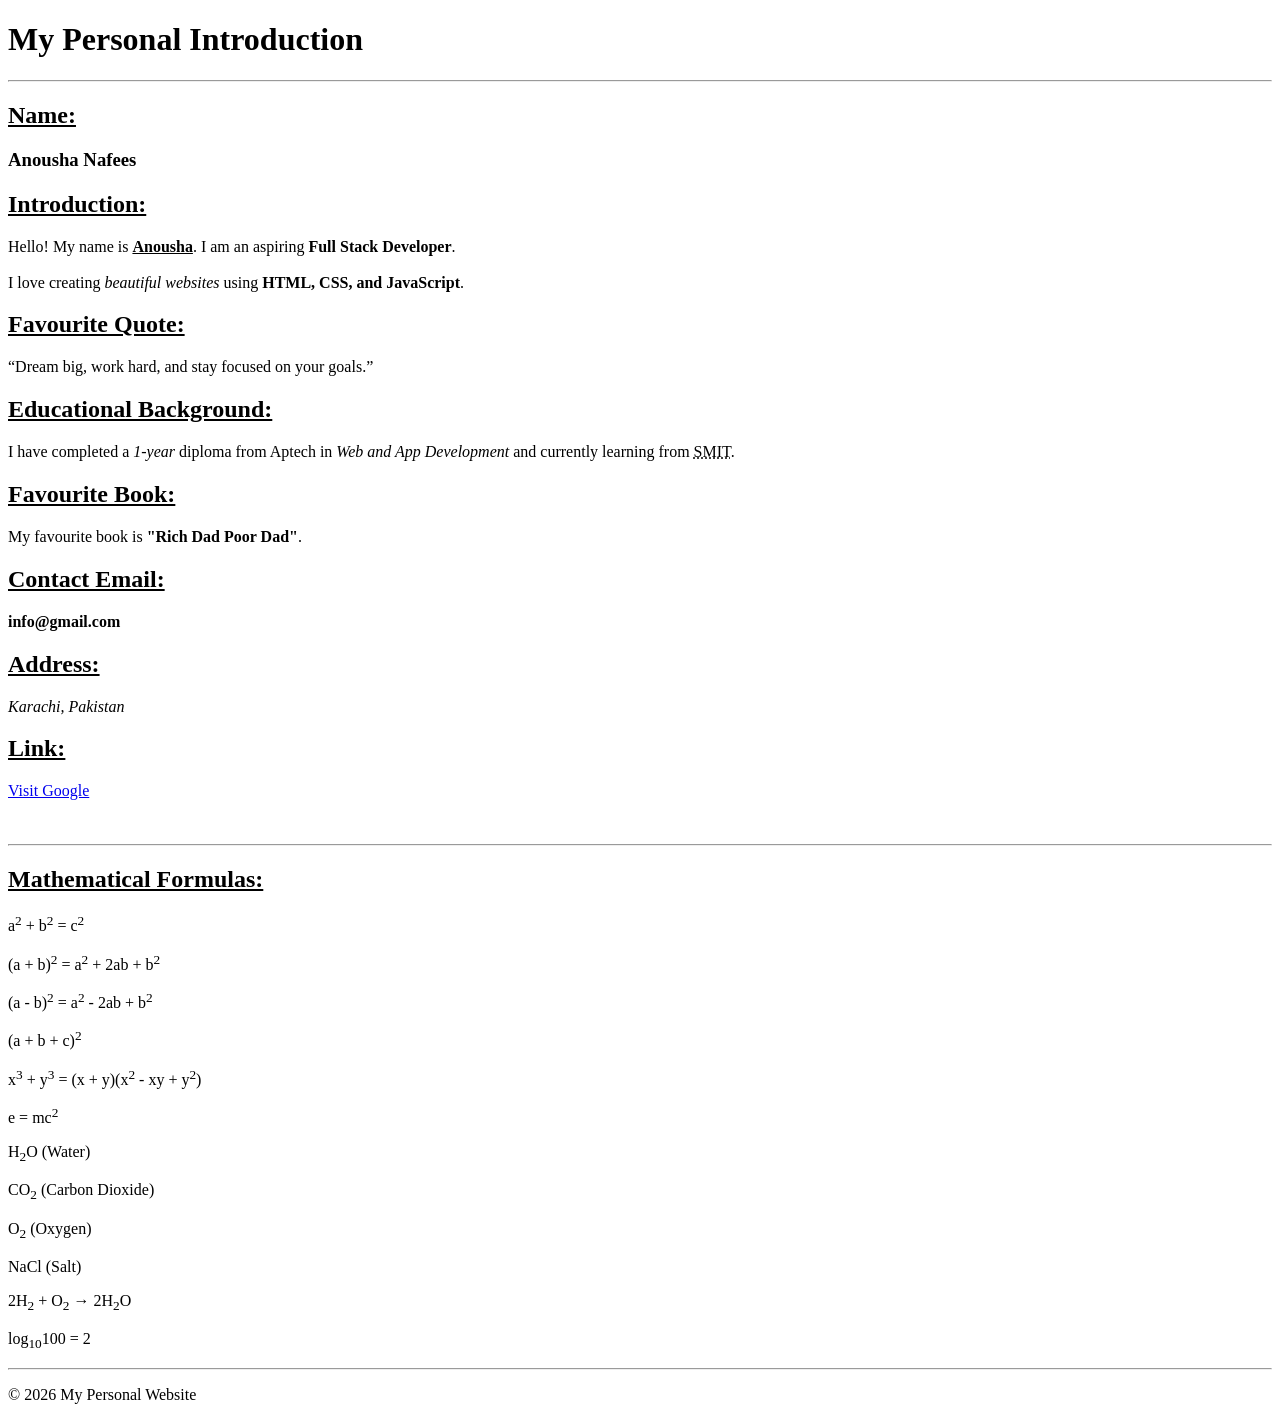
<file: Personal Introduction/index.html>
<!DOCTYPE html>
<html lang="en">

<head>
    <meta charset="UTF-8">
    <meta name="viewport" content="width=device-width, initial-scale=1.0">
    <title>Personal Introduction</title>
</head>

<body>

    <h1>My Personal Introduction</h1>
    <hr>

    <!-- Name -->
    <h2><u>Name:</u></h2>
    <h3><b>Anousha Nafees</b></h3>

    <!-- Introduction -->
    <h2><u>Introduction:</u></h2>
    <p>
        Hello! My name is <b><u>Anousha</u></b>. I am an aspiring
        <b>Full Stack Developer</b>. <br><br>
        I love creating <i>beautiful websites</i> using
        <b>HTML, CSS, and JavaScript</b>.
    </p>

    <!-- Quote -->
    <h2><u>Favourite Quote:</u></h2>
    <q>Dream big, work hard, and stay focused on your goals.</q>

    <!-- Education -->
    <h2><u>Educational Background:</u></h2>
    <p>
        I have completed a <em>1-year</em> diploma from Aptech in
        <cite>Web and App Development</cite> and currently learning from
        <abbr title="Saylani Mass IT Training">SMIT</abbr>.
    </p>

    <!-- Favourite Book -->
    <h2><u>Favourite Book:</u></h2>
    <p>My favourite book is <b>"Rich Dad Poor Dad"</b>.</p>

    <!-- Contact -->
    <h2><u>Contact Email:</u></h2>
    <p><strong>info@gmail.com</strong></p>

    <!-- Address -->
    <h2><u>Address:</u></h2>
    <address>Karachi, Pakistan</address>

    <!-- Link -->
    <h2><u>Link:</u></h2>
    <a href="https://google.com" target="_blank">Visit Google</a>

    <br><br><br>
    <hr>

    <!-- Mathematical Formulas -->
    <h2><u>Mathematical Formulas:</u></h2>

    <p>a<sup>2</sup> + b<sup>2</sup> = c<sup>2</sup></p>
    <p>(a + b)<sup>2</sup> = a<sup>2</sup> + 2ab + b<sup>2</sup></p>
    <p>(a - b)<sup>2</sup> = a<sup>2</sup> - 2ab + b<sup>2</sup></p>
    <p>(a + b + c)<sup>2</sup></p>
    <p>x<sup>3</sup> + y<sup>3</sup> = (x + y)(x<sup>2</sup> - xy + y<sup>2</sup>)</p>
    <p>e = mc<sup>2</sup></p>
    <p>H<sub>2</sub>O (Water)</p>
    <p>CO<sub>2</sub> (Carbon Dioxide)</p>
    <p>O<sub>2</sub> (Oxygen)</p>
    <p>NaCl (Salt)</p>
    <p>2H<sub>2</sub> + O<sub>2</sub> → 2H<sub>2</sub>O</p>
    <p>log<sub>10</sub>100 = 2</p>

    <hr>
    <p>&copy; 2026 My Personal Website</p>

</body>

</html>
</file>
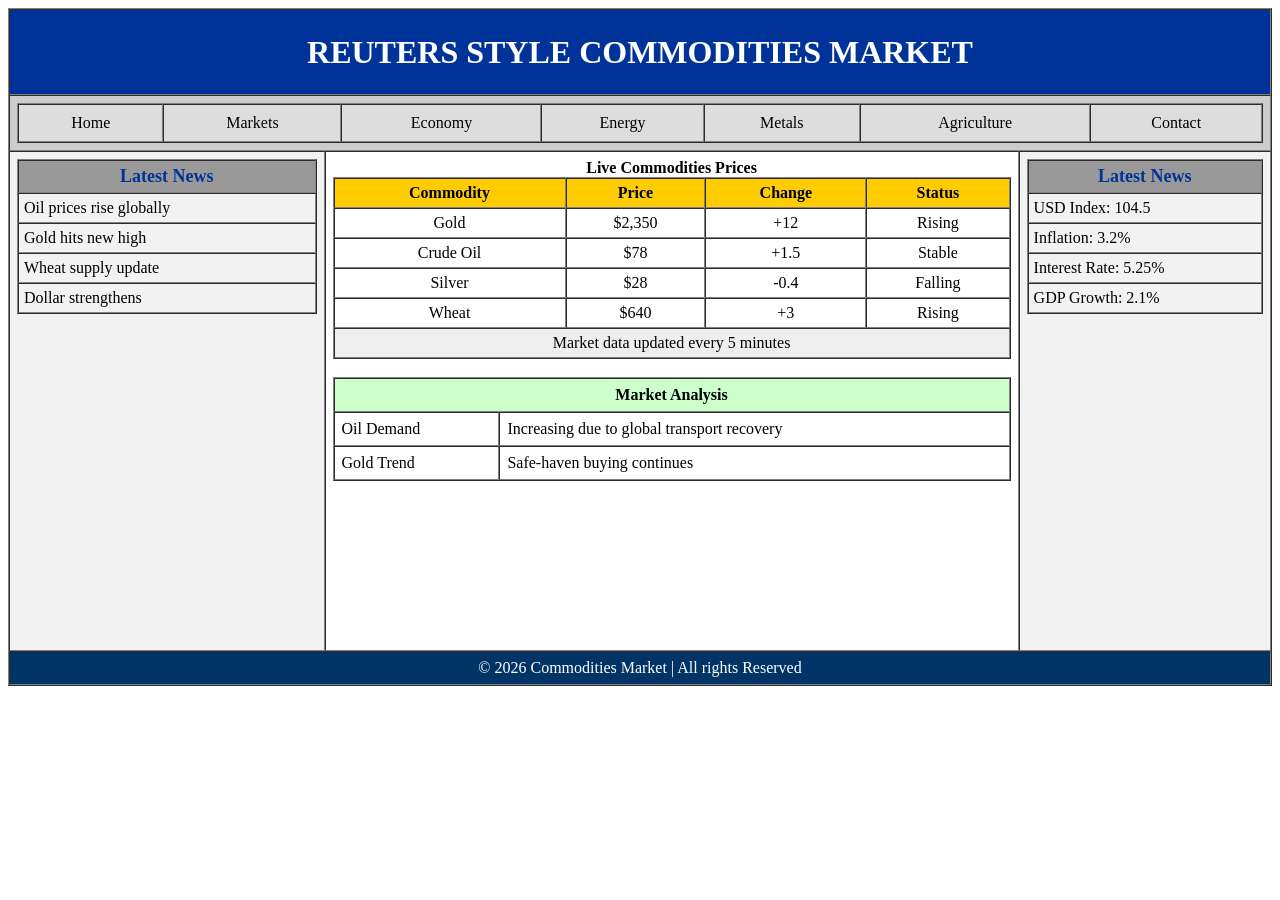
<file: TableAssignment/index.html>
<!DOCTYPE html>
<html lang="en">

<head>
    <meta charset="UTF-8">
    <meta name="viewport" content="width=device-width, initial-scale=1.0">
    <title>Commodities Market</title>
</head>

<body>

    <table border="1" width="100%" height="100%" cellpadding="7" cellspacing="0">

        <!-- header -->
        <thead>
            <tr bgcolor="#003399">
                <th colspan="3" height="70" align="center">
                    <font color="white" size="6" face="Tahoma">REUTERS STYLE COMMODITIES MARKET</font>
                </th>
            </tr>
        </thead>

        <!-- navigation -->
        <tr bgcolor="#cccccc" height="40" align="center">
            <td colspan="3">
                <table border="1" width="100%" cellpadding="9" cellspacing="0">
                    <tr bgcolor="#dddddd" align="center">
                        <td>Home</td>
                        <td>Markets</td>
                        <td>Economy</td>
                        <td>Energy</td>
                        <td>Metals</td>
                        <td>Agriculture</td>
                        <td>Contact</td>
                    </tr>
                </table>
            </td>
        </tr>

        <!-- main content  -->
        <tbody>
            <tr height="500">

                <!-- sidebar left -->
                <td width="25%" bgcolor="#f2f2f2" valign="top">
                    <table border="1" width="100%" cellpadding="5" cellspacing="0">
                        <tr bgcolor="#999999">
                            <th>
                                <font face="Tahoma" size="4" color="#003399">Latest News</font>
                            </th>
                        </tr>

                        <tr>
                            <td>Oil prices rise globally</td>
                        </tr>
                        <tr>
                            <td>Gold hits new high</td>
                        </tr>
                        <tr>
                            <td>Wheat supply update</td>
                        </tr>
                        <tr>
                            <td>Dollar strengthens</td>
                        </tr>
                    </table>
                </td>

                <!-- center content -->
                <td width="55%" valign="top">
                    <table border="1" width="100%" cellpadding="5" cellspacing="0">
                        <caption><b>Live Commodities Prices</b></caption>

                        <thead bgcolor="#ffcc00">
                            <tr>
                                <th>Commodity</th>
                                <th>Price</th>
                                <th>Change</th>
                                <th>Status</th>
                            </tr>
                        </thead>

                        <tbody>
                            <tr align="center">
                                <td>Gold</td>
                                <td>$2,350</td>
                                <td>+12</td>
                                <td>Rising</td>
                            </tr>

                            <tr align="center">
                                <td>Crude Oil</td>
                                <td>$78</td>
                                <td>+1.5</td>
                                <td>Stable</td>
                            </tr>

                            <tr align="center">
                                <td>Silver</td>
                                <td>$28</td>
                                <td>-0.4</td>
                                <td>Falling</td>
                            </tr>

                            <tr align="center">
                                <td>Wheat</td>
                                <td>$640</td>
                                <td>+3</td>
                                <td>Rising</td>
                            </tr>
                        </tbody>

                        <tfoot bgcolor="#eeeeee">
                            <tr>
                                <td colspan="4" align="center">
                                    Market data updated every 5 minutes
                                </td>
                            </tr>
                        </tfoot>
                    </table>

                    <!-- nested -->
                    <br>
                    <table border="1" width="100%" cellpadding="7" cellspacing="0">
                        <tr bgcolor="#ccffcc">
                            <th colspan="2">Market Analysis</th>
                        </tr>

                        <tr>
                            <td>Oil Demand</td>
                            <td>Increasing due to global transport recovery</td>
                        </tr>

                        <tr>
                            <td>Gold Trend</td>
                            <td>Safe-haven buying continues</td>
                        </tr>
                    </table>
                </td>

                <!-- right sidebar -->
                <td width="20%" bgcolor="#f2f2f2" valign="top">

                    <table border="1" width="100%" cellpadding="5" cellspacing="0">

                        <tr bgcolor="#999999">
                            <th>
                                <font face="Tahoma" size="4" color="#003399">Latest News</font>
                            </th>
                        </tr>

                        <tr>
                            <td>USD Index: 104.5</td>
                        </tr>
                        <tr>
                            <td>Inflation: 3.2%</td>
                        </tr>
                        <tr>
                            <td>Interest Rate: 5.25%</td>
                        </tr>
                        <tr>
                            <td>GDP Growth: 2.1%</td>
                        </tr>
                    </table>
                </td>
            </tr>
        </tbody>

        <!-- footer -->
        <tfoot>
            <tr bgcolor="#003366" height="60%">
                <td colspan="3" align="center">
                    <font color="white" size="3" face="Tahoma"> &copy; 2026 Commodities Market | All rights Reserved
                    </font>
                </td>
            </tr>
        </tfoot>

    </table>

</body>

</html>
</file>
<file: login-form-main/style.css>
* {
  margin: 0;
  padding: 0;
  box-sizing: border-box;
  font-family: 'Segoe UI', Tahoma, Geneva, Verdana, sans-serif;
}

:root {
  --bg-color: #dddddd;
  --container-color: #ffffff;

  /* Login Theme */
  --login-primary: #E8626D;
  --login-hover: #d94d59;

  /* Signup Theme */
  --signup-primary: #33A98F;
  --signup-hover: #298873;

  /* Common Colors */
  --text-dark: #1e293b;
  --text-light: #ffffff;

  --input-bg: #f8fafc;
  --border-color: #dbeafe;

  --shadow-color: rgba(0, 0, 0, 0.12);

  --black-color: #000;
}

body {
  display: flex;
  justify-content: center;
  align-items: center;
  min-height: 100vh;
  background: var(--bg-color);
  padding: 20px;
}

.container {
  display: flex;
  width: 900px;
  height: 550px;
  border-radius: 15px;
  overflow: hidden;
  background: var(--container-color);
  box-shadow: 0 10px 30px var(--shadow-color);
  transition: 0.5s;
}

.form-section {
  width: 50%;
  display: flex;
  flex-direction: column;
  justify-content: center;
  align-items: center;
  padding: 40px;
}

.form-section h2 {
  font-size: 30px;
  margin-bottom: 20px;
  color: var(--text-dark);
}

.form-group {
  width: 100%;
  max-width: 300px;
  margin-bottom: 15px;
  position: relative;
}

.form-group input {
  width: 100%;
  padding: 12px 40px;
  border-radius: 25px;
  border: 1px solid var(--border-color);
  background: var(--input-bg);
  outline: none;
  font-size: 14px;
  transition: 0.3s;
}

/* Login Inputs Focus */

.login-form .form-group input:focus {
  border-color: var(--login-primary);
}

/* Signup Inputs Focus */

.signup-form .form-group input:focus {
  border-color: var(--signup-primary);
}

.form-group i {
  position: absolute;
  top: 50%;
  left: 15px;
  transform: translateY(-50%);
  color: #888;
}

/* Buttons */

.btn {
  width: 100%;
  padding: 12px;
  border: none;
  border-radius: 25px;
  font-size: 16px;
  cursor: pointer;
  color: var(--text-light);
  transition: 0.3s;
}

/* Login Button */

.login-form .btn {
  background: linear-gradient(135deg, var(--login-primary), var(--login-hover));
}

.login-form .btn:hover {
  transform: translateY(-2px);
  opacity: 0.95;
}

/* Signup Button */

.signup-form .btn {
  background: linear-gradient(135deg, var(--signup-primary), var(--signup-hover));
}

.signup-form .btn:hover {
  transform: translateY(-2px);
  opacity: 0.95;
}

/* Side Section */

.side-section {
  width: 50%;
  display: flex;
  justify-content: center;
  align-items: center;
  flex-direction: column;
  text-align: center;
  padding: 40px;
  color: var(--text-light);
  background: linear-gradient(135deg, var(--login-primary), var(--login-hover));
  transition: 0.5s;
}

.container.signup-mode .side-section {
  background: linear-gradient(135deg, var(--signup-primary), var(--signup-hover));
}

.side-section h2 {
  font-size: 30px;
  margin-bottom: 10px;
}

.side-section p {
  margin-bottom: 20px;
  font-size: 16px;
}

.side-btn {
  padding: 12px 30px;
  border-radius: 25px;
  border: none;
  cursor: pointer;
  font-size: 16px;
  background: var(--container-color);
  color: var(--text-dark);
  transition: 0.3s;
}

.side-btn:hover {
  background: var(--black-color);
  color: var(--text-light);
}

/* Social Buttons */

.social-login {
  display: flex;
  gap: 15px;
  margin-bottom: 15px;
}

.social-login button {
  border: none;
  width: 45px;
  height: 45px;
  border-radius: 50%;
  cursor: pointer;
  font-size: 18px;
  color: var(--text-light);
  background: var(--login-primary);
  transition: 0.3s;
}

.social-login button:hover {
  background: var(--black-color);
  transform: scale(1.05);
}

/* Links */

.login-form a {
  color: var(--login-primary) !important;
  font-weight: 600;
}

.signup-form a {
  color: var(--signup-primary) !important;
  font-weight: 600;
}

/* Forms Toggle */

.signup-form {
  display: none;
}

.container.signup-mode .login-form {
  display: none;
}

.container.signup-mode .signup-form {
  display: block;
}

/* Responsive */

@media (max-width: 900px) {

  .container {
    width: 100%;
    height: auto;
    flex-direction: column;
  }

  .form-section,
  .side-section {
    width: 100%;
    padding: 30px 25px;
  }

  .side-section {
    border-radius: 0 0 15px 15px;
  }

  .social-login {
    justify-content: center;
  }
}

@media (max-width: 600px) {

  .form-section h2,
  .side-section h2 {
    font-size: 24px;
  }

  .side-section p {
    font-size: 14px;
  }

  .btn,
  .side-btn {
    font-size: 14px;
    padding: 10px;
  }

  .form-group {
    max-width: 100%;
  }
}
</file>
